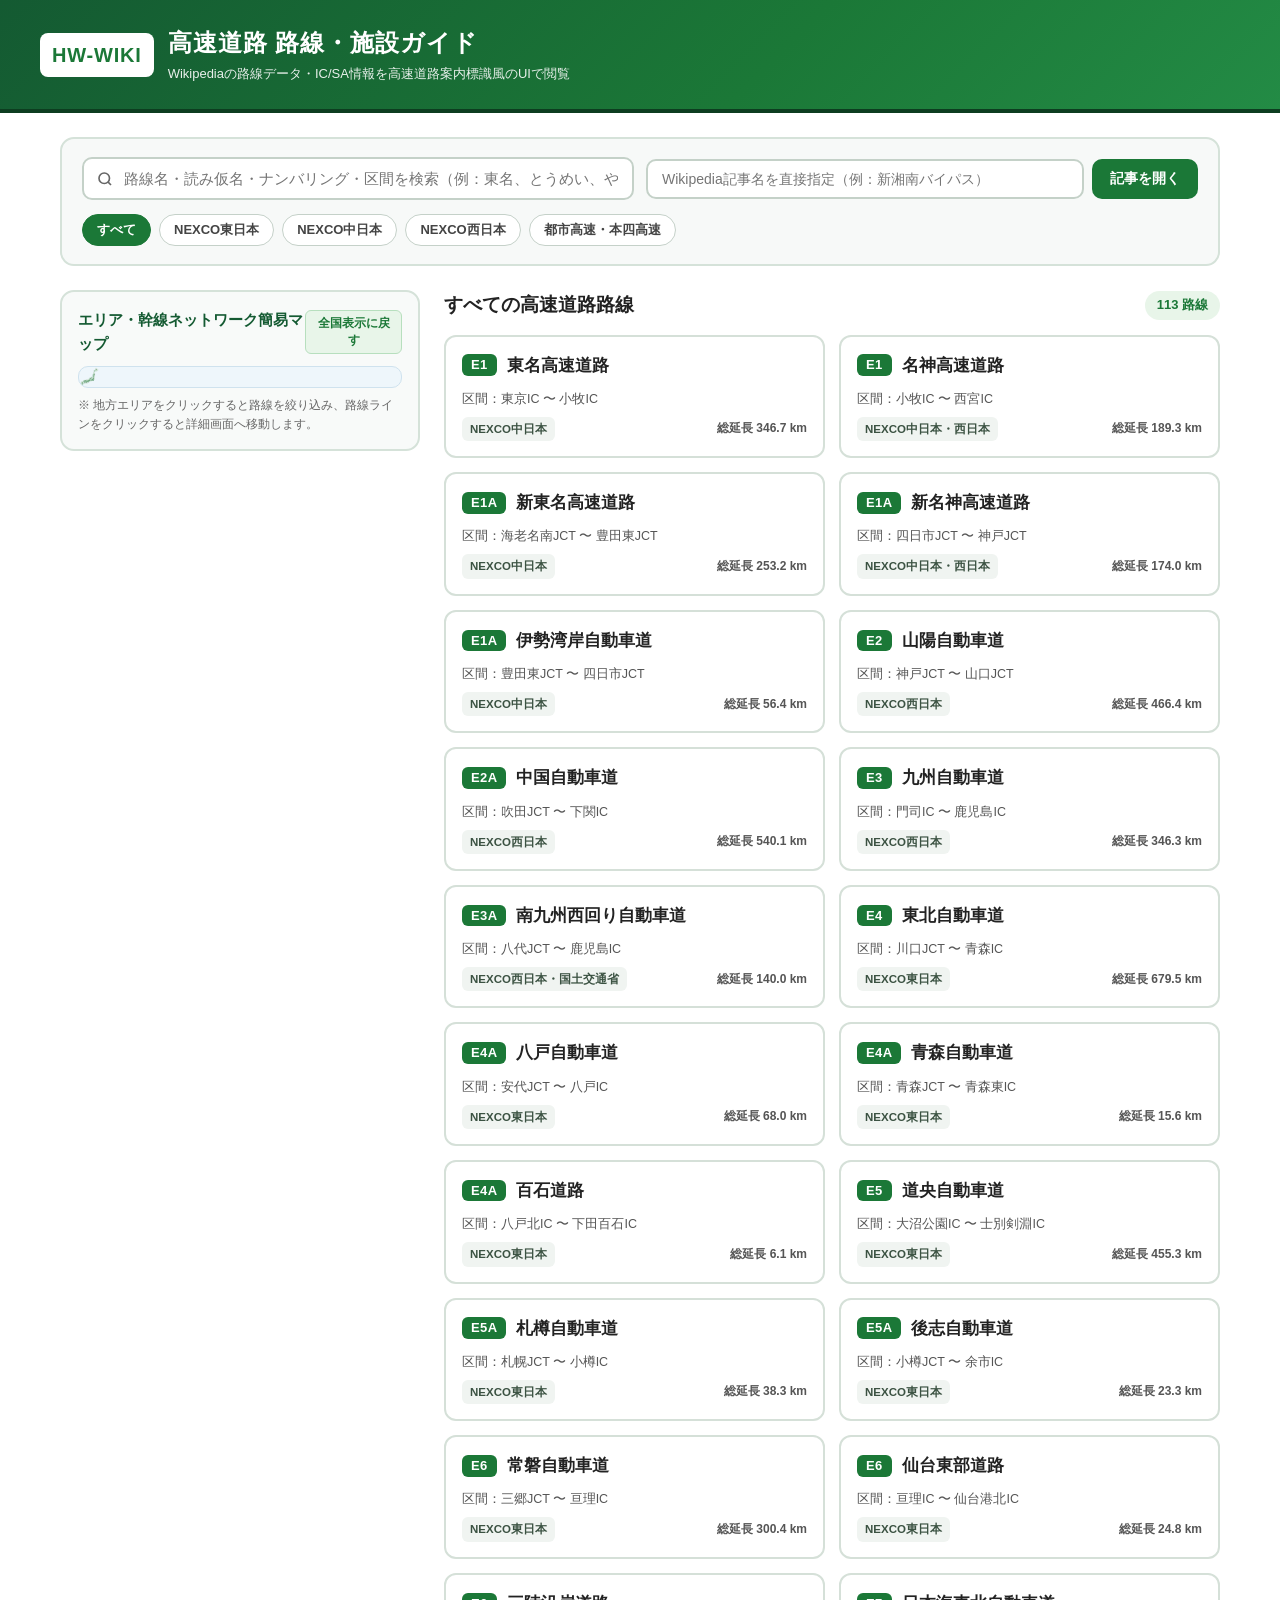
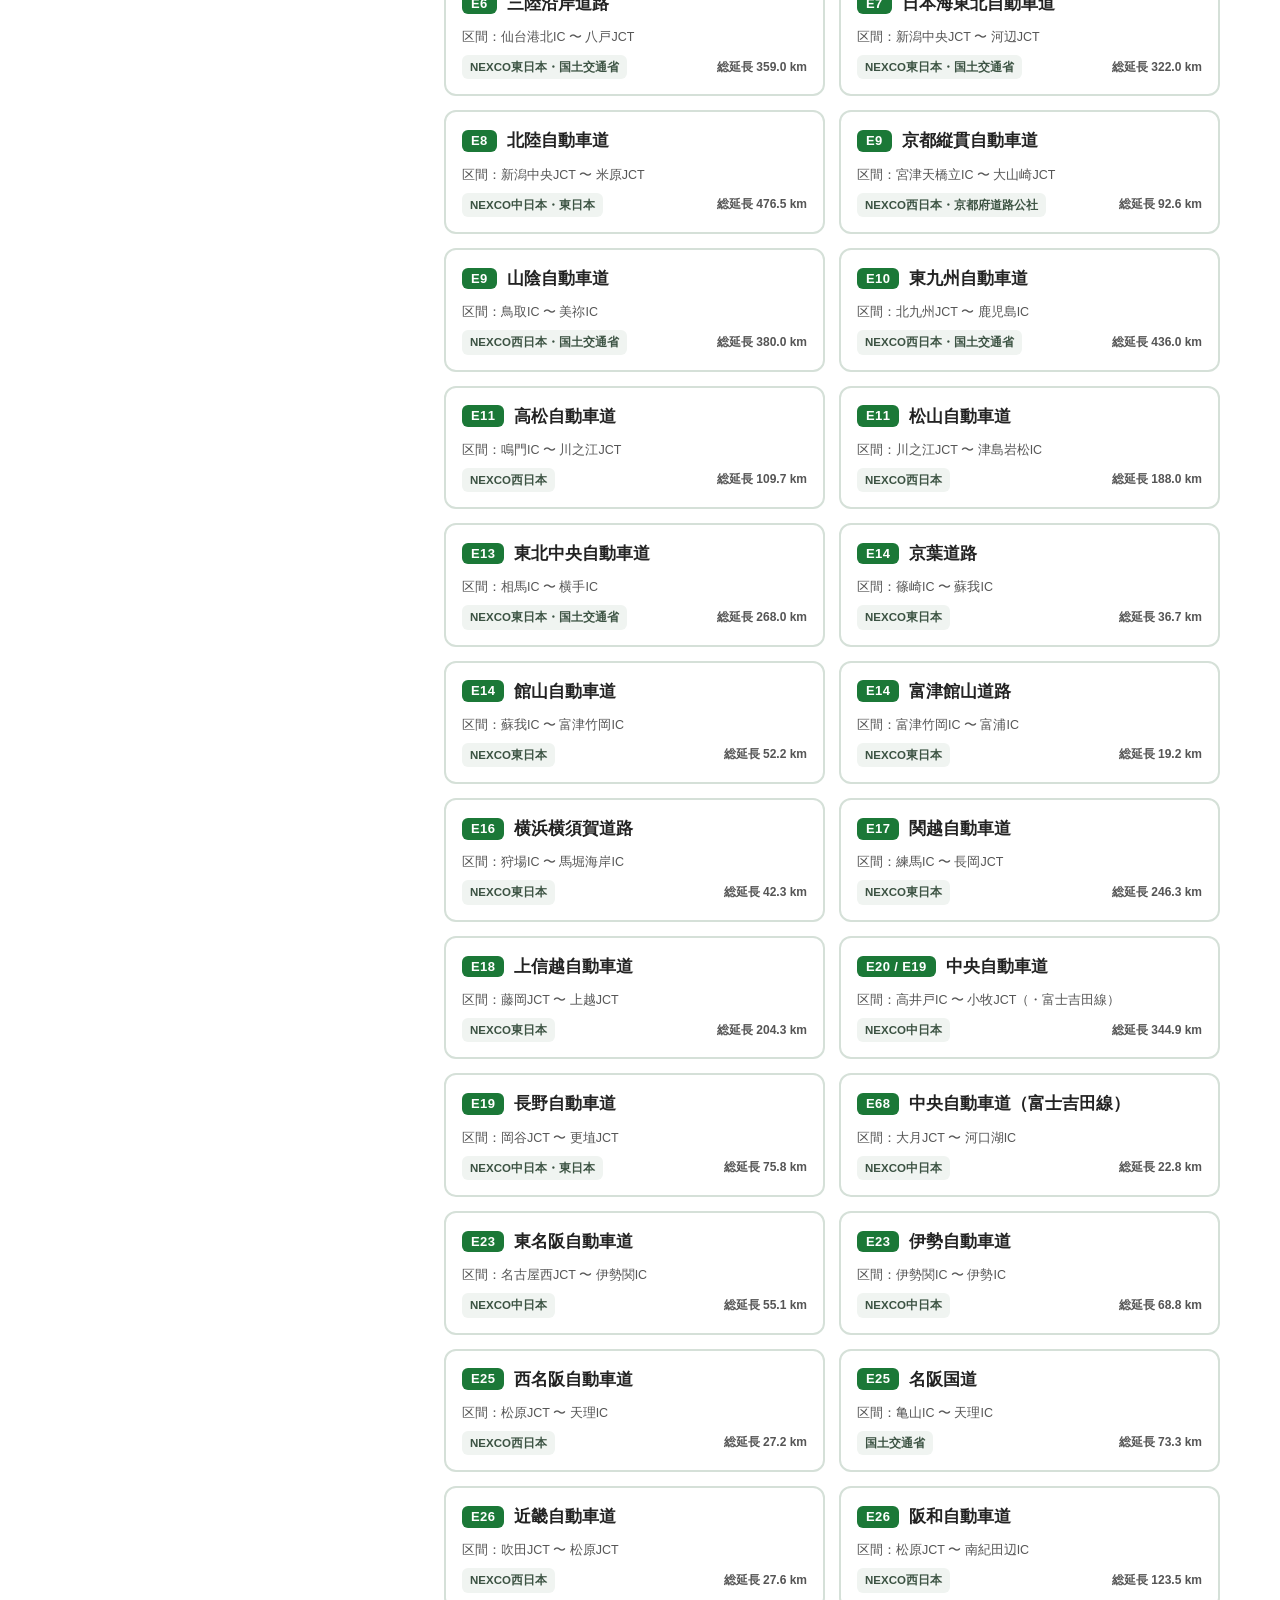
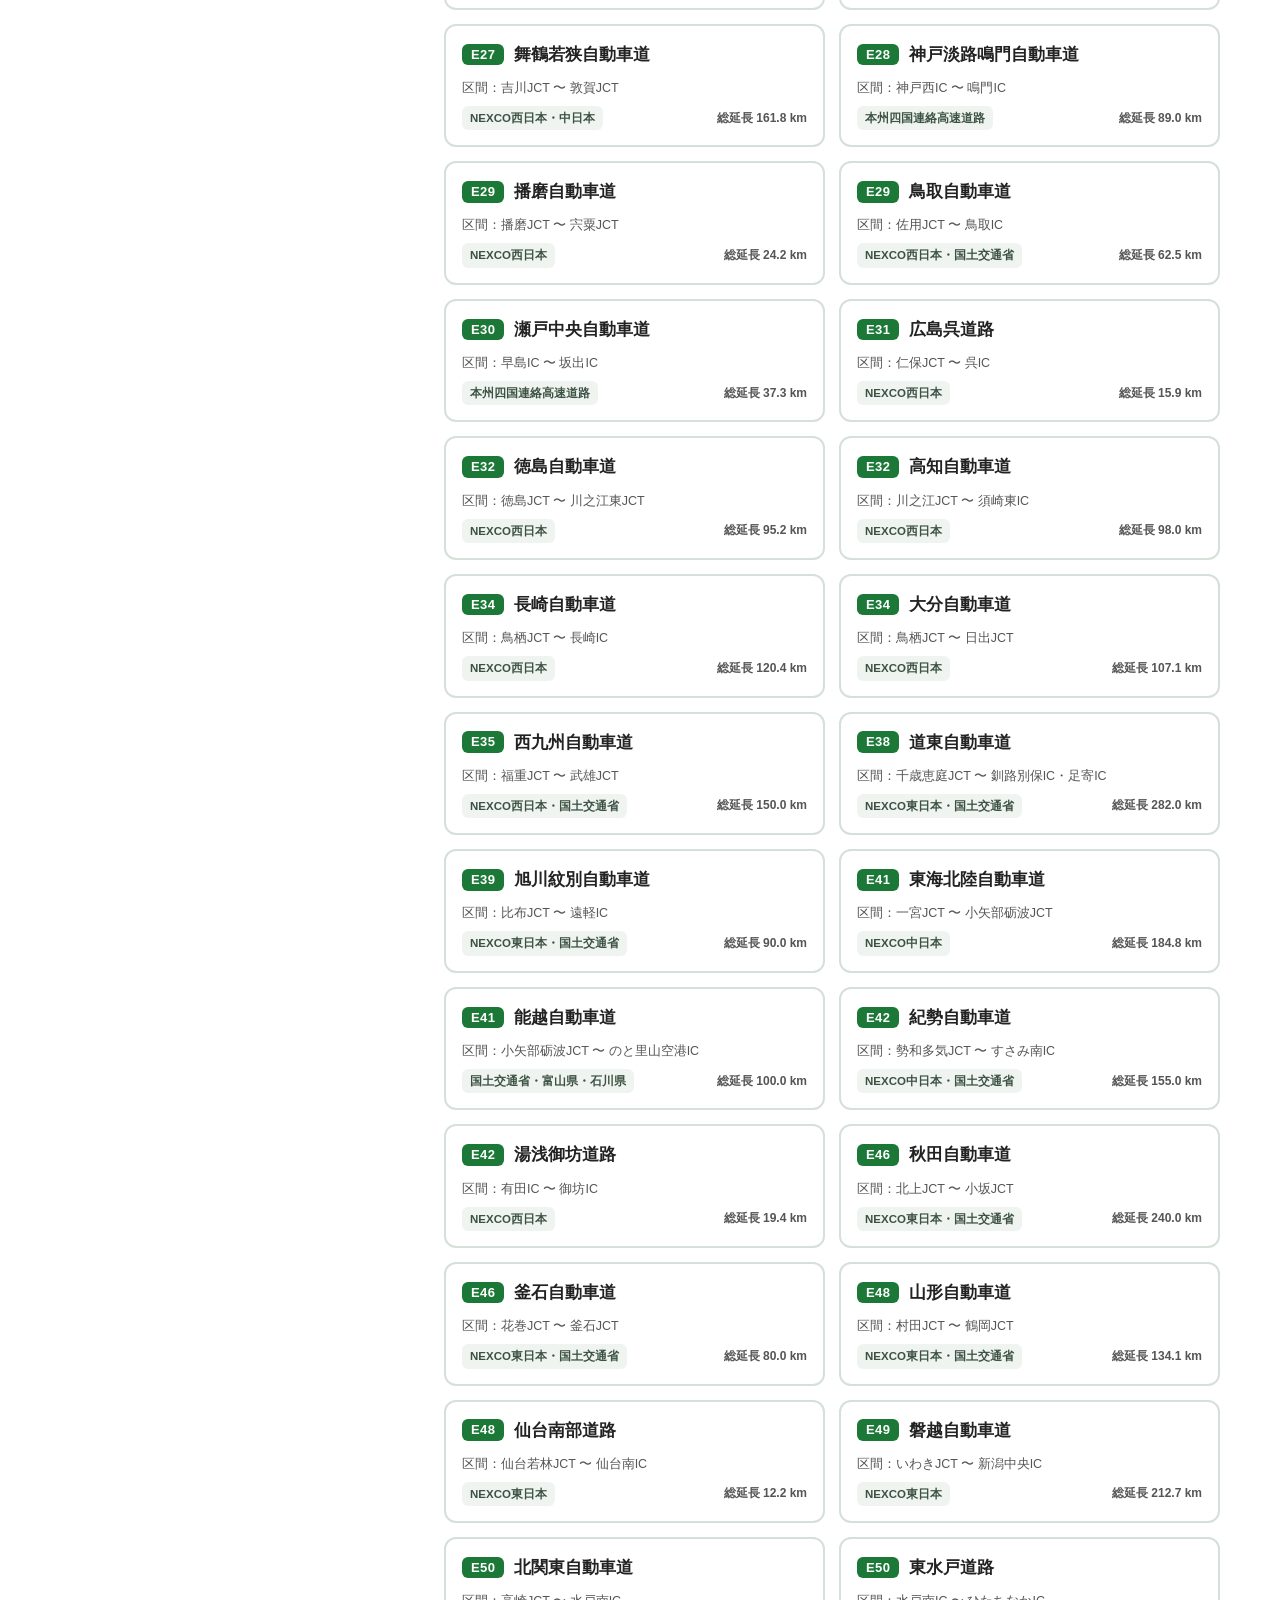
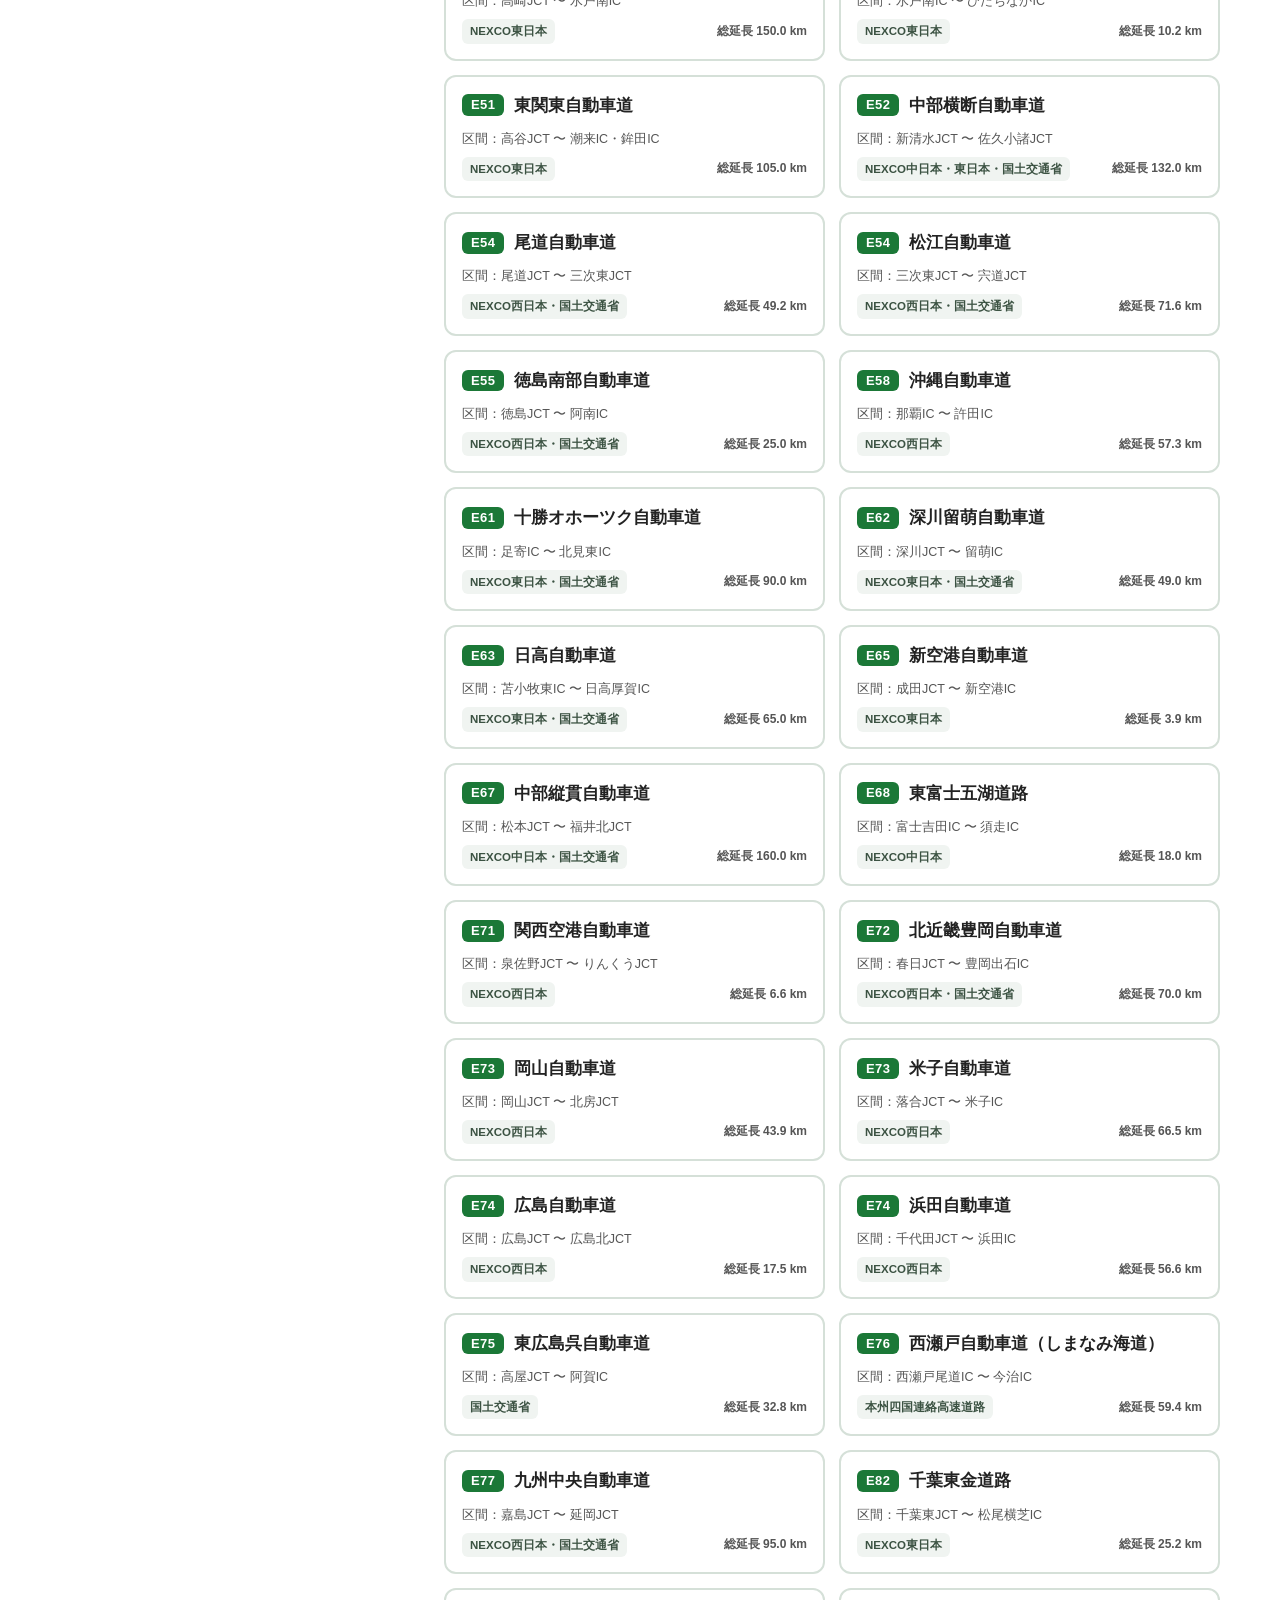
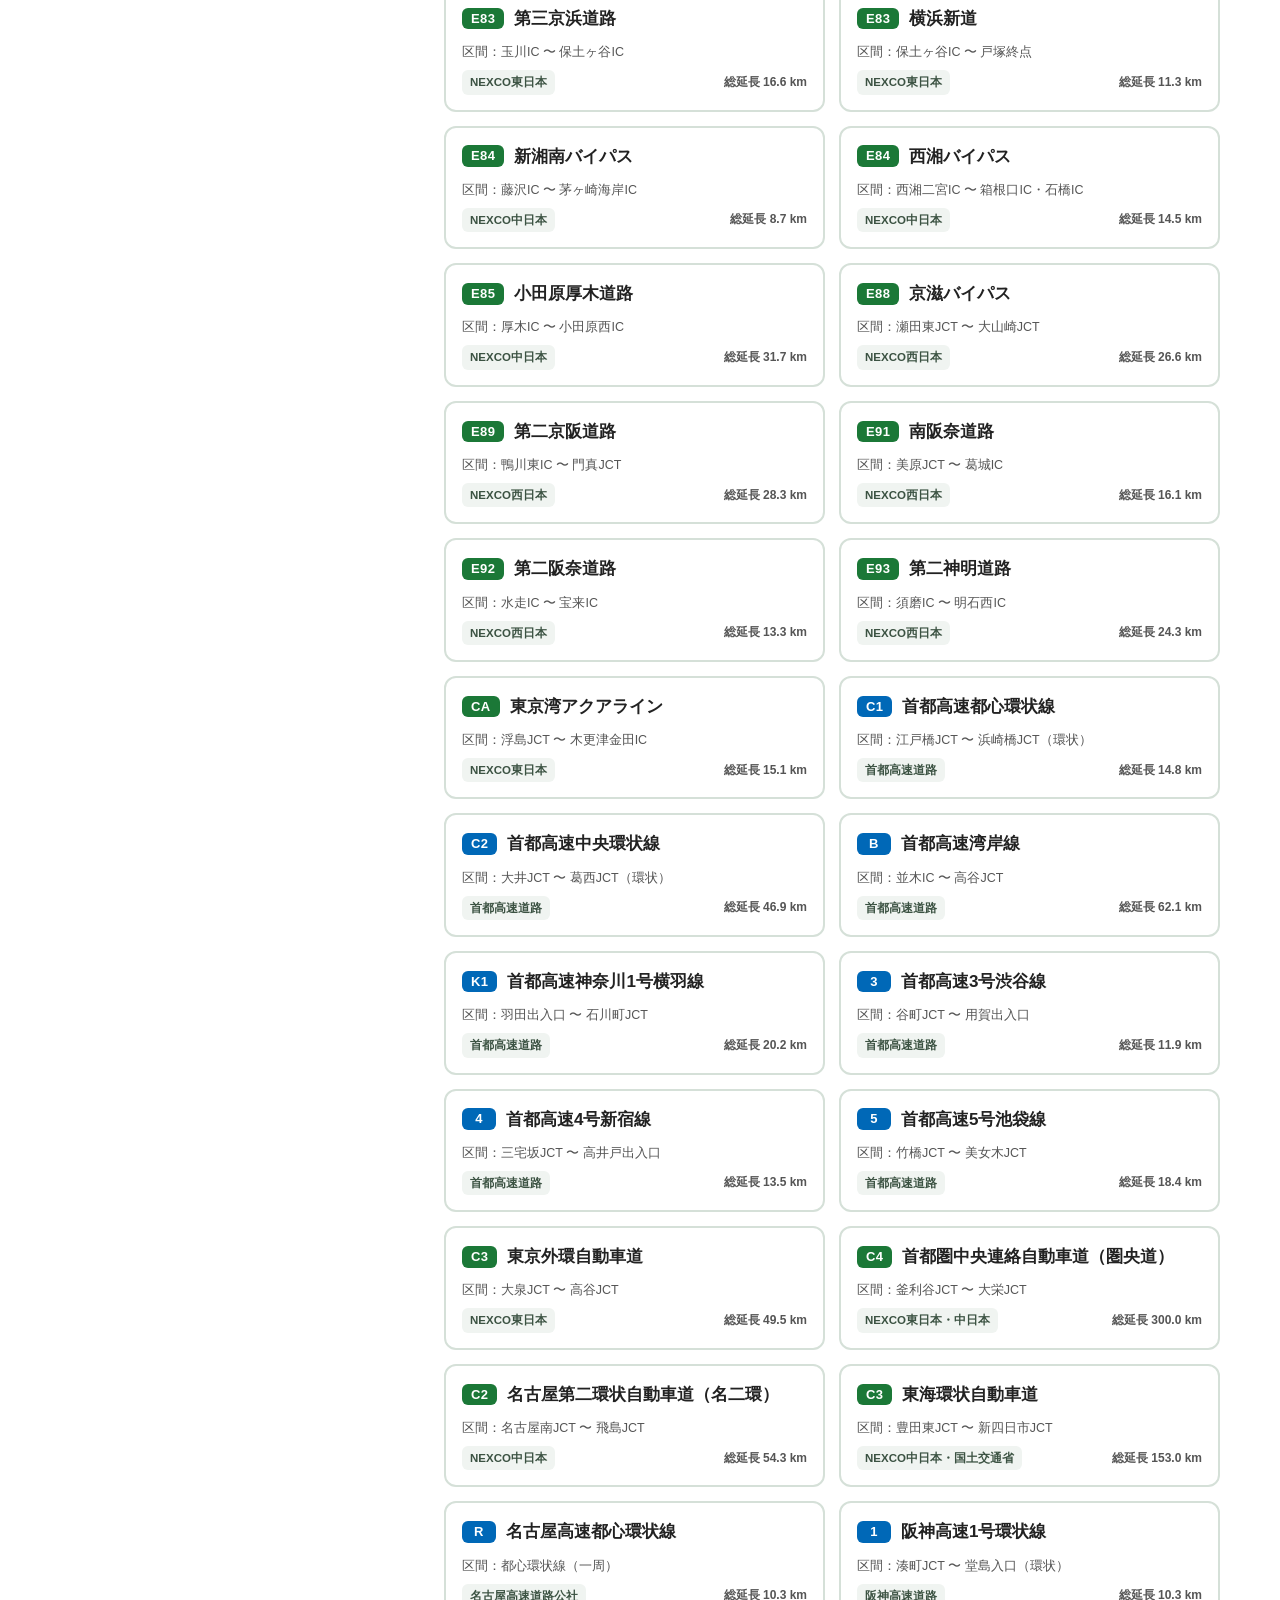
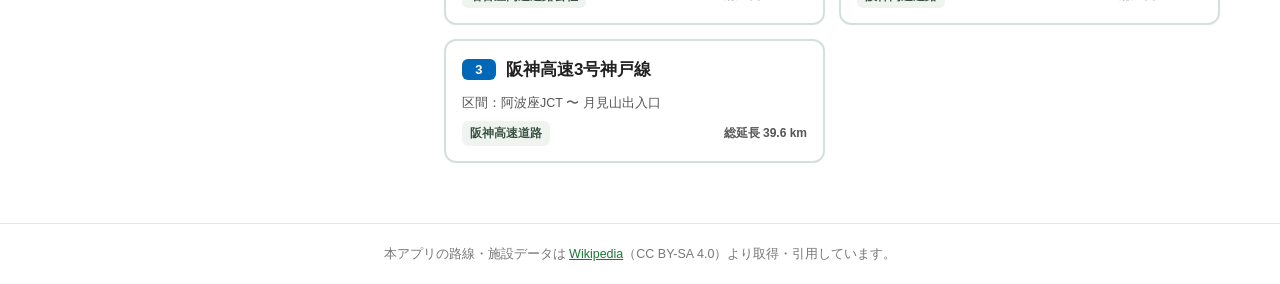
<file: index.html>
<!DOCTYPE html>
<html lang="ja">
<head>
  <meta charset="UTF-8" />
  <meta name="viewport" content="width=device-width, initial-scale=1.0" />
  <title>高速道路Wikipediaガイド - 路線を選ぶ</title>
  <link rel="stylesheet" href="css/common.css" />
  <link rel="stylesheet" href="css/badges.css" />
  <link rel="stylesheet" href="css/pages.css" />
</head>
<body data-page="index">
  <header class="top-header">
    <div class="top-header-inner">
      <div class="top-brand">
        <div class="top-brand-sign">HW-WIKI</div>
        <div>
          <h1>高速道路 路線・施設ガイド</h1>
          <p>Wikipediaの路線データ・IC/SA情報を高速道路案内標識風のUIで閲覧</p>
        </div>
      </div>
    </div>
  </header>

  <main class="top-container">
    <!-- 検索・カスタムWikipedia呼び出しパネル -->
    <section class="search-panel" aria-label="路線検索">
      <div class="search-row">
        <div class="search-input-wrap">
          <svg viewBox="0 0 24 24" fill="none" stroke="currentColor" stroke-width="2.2">
            <circle cx="11" cy="11" r="7"></circle>
            <line x1="20" y1="20" x2="16.2" y2="16.2"></line>
          </svg>
          <input
            type="text"
            id="routeSearchInput"
            class="search-input"
            placeholder="路線名・読み仮名・ナンバリング・区間を検索（例：東名、とうめい、やまがた、E1）"
          />
        </div>

        <form id="directWikiForm" class="direct-wiki-form">
          <input
            type="text"
            id="directWikiInput"
            class="direct-wiki-input"
            placeholder="Wikipedia記事名を直接指定（例：新湘南バイパス）"
          />
          <button type="submit" class="direct-wiki-btn">記事を開く</button>
        </form>
      </div>

      <div class="filter-pills" id="operatorFilters">
        <button type="button" class="filter-pill active" data-operator="all">すべて</button>
        <button type="button" class="filter-pill" data-operator="NEXCO東日本">NEXCO東日本</button>
        <button type="button" class="filter-pill" data-operator="NEXCO中日本">NEXCO中日本</button>
        <button type="button" class="filter-pill" data-operator="NEXCO西日本">NEXCO西日本</button>
        <button type="button" class="filter-pill" data-operator="urban">都市高速・本四高速</button>
      </div>
    </section>

    <!-- 簡易マップ ＋ 路線カード一覧 -->
    <div class="top-main-grid">
      <!-- 左：日本列島・高速道路ネットワーク簡易マップ -->
      <aside class="map-card">
        <div class="map-card-header">
          <span class="map-card-title">エリア・幹線ネットワーク簡易マップ</span>
          <button type="button" id="resetRegionBtn" class="map-reset-btn">全国表示に戻す</button>
        </div>
        <div class="japan-map-wrap" id="japanMapWrap">
          <!-- renderer.js によりインタラクティブSVGマップを描画 -->
        </div>
        <p style="font-size: 11.5px; color: #666; margin-top: 8px;">
          ※ 地方エリアをクリックすると路線を絞り込み、路線ラインをクリックすると詳細画面へ移動します。
        </p>
      </aside>

      <!-- 右：路線カード一覧 -->
      <section>
        <div class="routes-section-header">
          <h2 class="routes-section-title" id="routesListHeading">すべての高速道路路線</h2>
          <span class="routes-count-badge" id="routesCountBadge">0 路線</span>
        </div>
        <div class="routes-grid" id="routesGrid">
          <!-- app.js により路線カードを生成 -->
        </div>
      </section>
    </div>
  </main>

  <footer style="text-align: center; padding: 20px; font-size: 12.5px; color: #777; border-top: 1px solid #e5e5e5;">
    本アプリの路線・施設データは <a href="https://ja.wikipedia.org/" target="_blank" rel="noopener noreferrer" style="text-decoration: underline; color: #1b7837;">Wikipedia</a>（CC BY-SA 4.0）より取得・引用しています。
  </footer>

  <script src="js/api.js"></script>
  <script src="js/parser.js"></script>
  <script src="js/renderer.js"></script>
  <script src="js/app.js"></script>
</body>
</html>
</file>
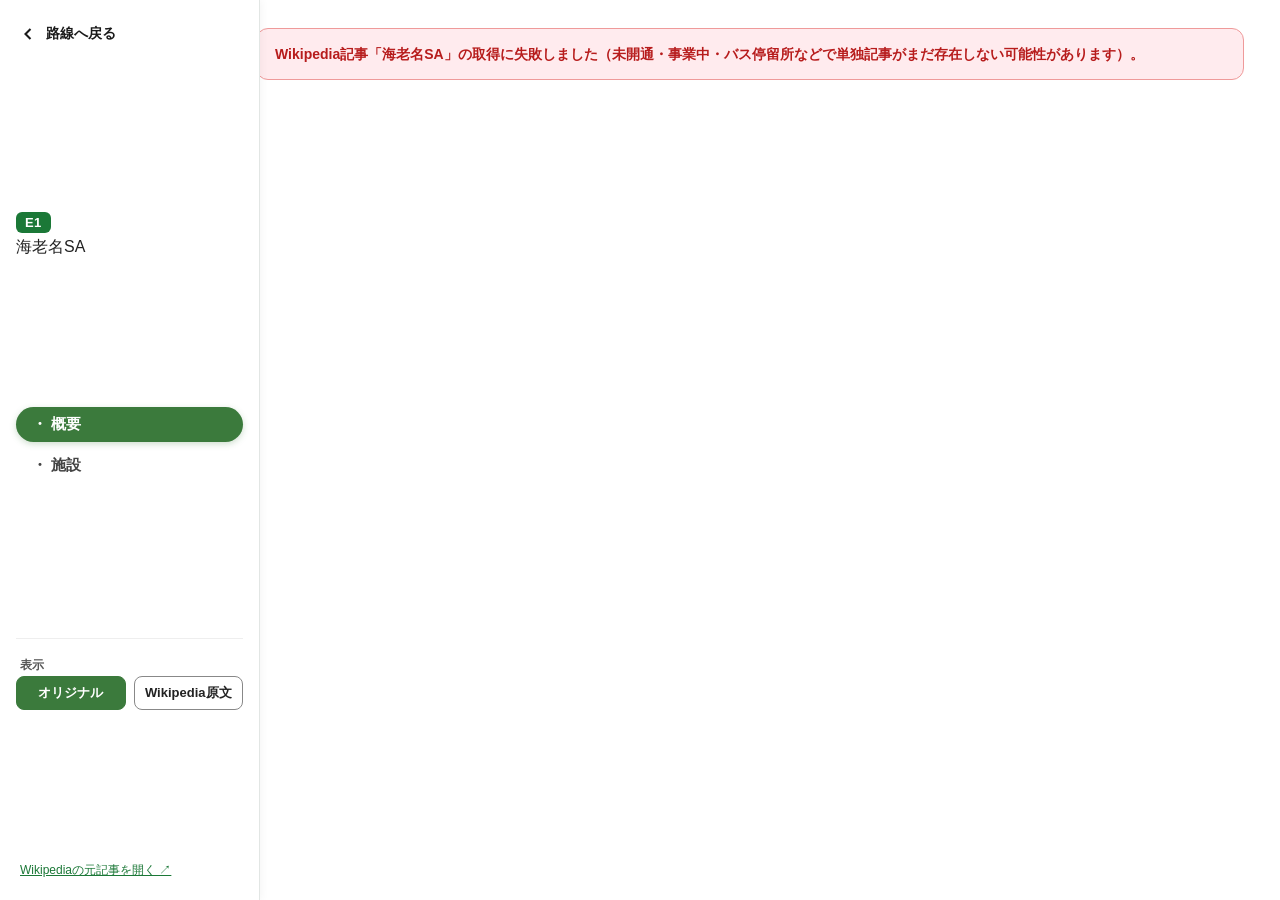
<file: facility.html>
<!DOCTYPE html>
<html lang="ja">
<head>
  <meta charset="UTF-8" />
  <meta name="viewport" content="width=device-width, initial-scale=1.0" />
  <title>施設詳細 - 高速道路Wikipediaガイド</title>
  <link rel="stylesheet" href="css/common.css" />
  <link rel="stylesheet" href="css/badges.css" />
  <link rel="stylesheet" href="css/pages.css" />
</head>
<body data-page="facility">
  <div class="app-shell">
    <!-- 左固定サイドバー -->
    <aside class="sidebar">
      <button type="button" id="backToRouteBtn" class="back-btn" title="路線一覧へ戻る">
        <svg viewBox="0 0 24 24" fill="none" stroke="currentColor" stroke-width="2.5">
          <polyline points="15 18 9 12 15 6"></polyline>
        </svg>
        <span>路線へ戻る</span>
      </button>

      <!-- 高速道路 施設タイトルプレート -->
      <div class="route-sign-plate">
        <div class="route-sign-top">
          <span class="route-num-badge" id="facilityRouteNum">E1</span>
        </div>
        <div class="route-sign-name" id="facilityTitleName">読み込み中...</div>
      </div>

      <!-- 表示セクション（クリックで該当位置へスクロール） -->
      <nav class="sidebar-nav" aria-label="表示切替">
        <button type="button" class="nav-item active" data-tab="overview">概要</button>
        <button type="button" class="nav-item" data-tab="detail" id="facilityDetailTabBtn">施設</button>
      </nav>

      <!-- 表示モード切替 -->
      <div class="display-mode-box">
        <span class="display-mode-label">表示</span>
        <div class="display-mode-buttons">
          <button type="button" class="mode-btn active" data-mode="original">オリジナル</button>
          <button type="button" class="mode-btn" data-mode="raw">Wikipedia原文</button>
        </div>
      </div>

      <div class="sidebar-footer">
        <a id="wikiFacilitySourceLink" href="https://ja.wikipedia.org/" target="_blank" rel="noopener noreferrer">
          Wikipediaの元記事を開く ↗
        </a>
      </div>
    </aside>

    <!-- 右メインコンテンツ -->
    <main class="main-content" id="facilityMainContent">
      <div class="loading-box">
        <div class="spinner"></div>
        <p>Wikipediaから施設データを取得しています...</p>
      </div>
    </main>
  </div>

  <script src="js/api.js"></script>
  <script src="js/parser.js"></script>
  <script src="js/renderer.js"></script>
  <script src="js/app.js"></script>
</body>
</html>
</file>
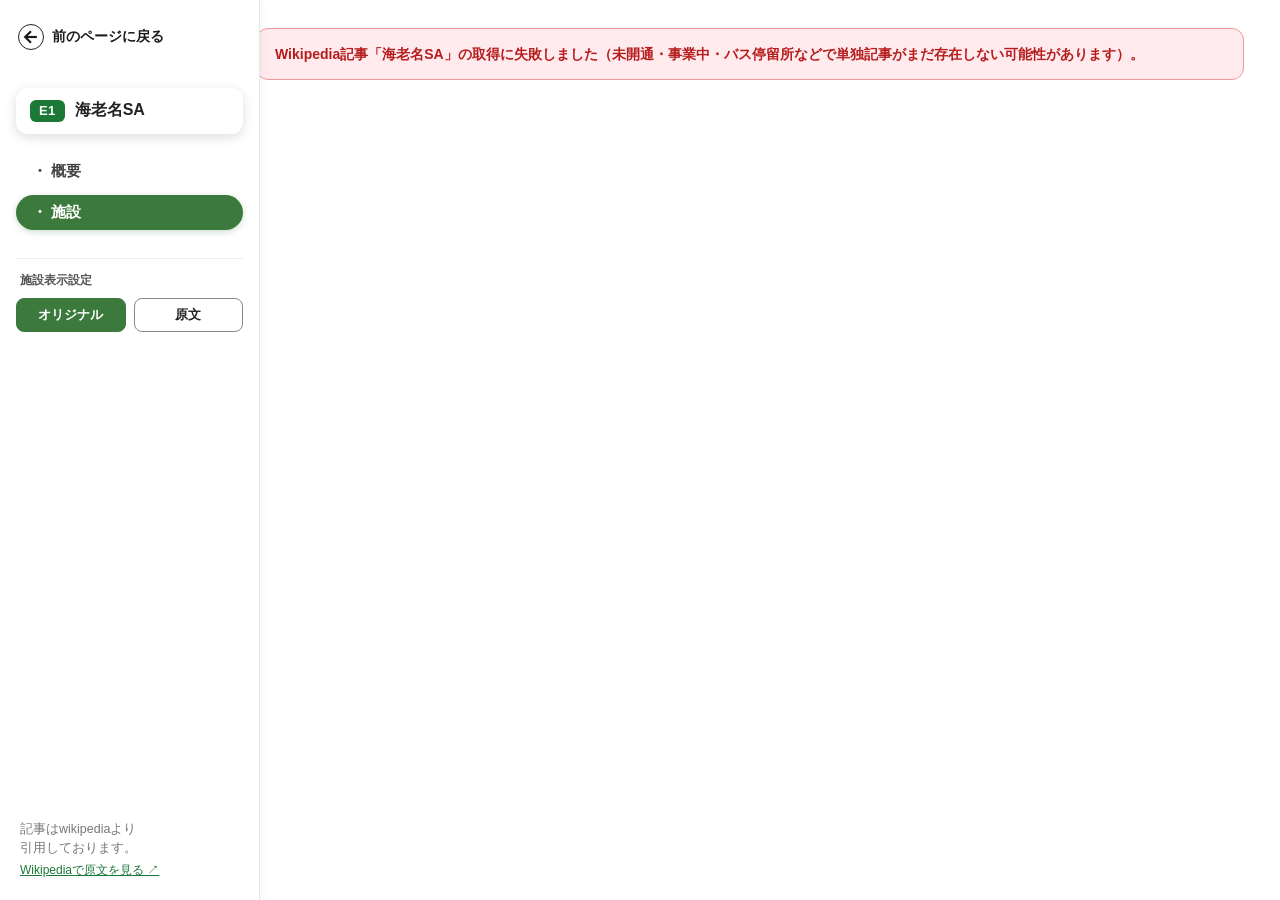
<file: highway-wiki-app_facility.html>
<!DOCTYPE html>
<html lang="ja">
<head>
  <meta charset="UTF-8" />
  <meta name="viewport" content="width=device-width, initial-scale=1.0" />
  <title>施設詳細 - 高速道路Wikipediaガイド</title>
  <link rel="stylesheet" href="css/common.css" />
  <link rel="stylesheet" href="css/badges.css" />
  <link rel="stylesheet" href="css/pages.css" />
</head>
<body data-page="facility">
  <div class="app-layout">
    <!-- 左サイドバー（共有画像3準拠） -->
    <aside class="sidebar">
      <div class="sidebar-top">
        <button type="button" id="backToRouteBtn" class="back-btn">
          <span class="back-btn-circle">
            <svg width="14" height="14" viewBox="0 0 24 24" fill="none" stroke="currentColor" stroke-width="2.6">
              <line x1="19" y1="12" x2="5" y2="12"></line>
              <polyline points="12 19 5 12 12 5"></polyline>
            </svg>
          </span>
          <span>前のページに戻る</span>
        </button>

        <div class="title-plate" id="facilityTitlePlate">
          <span class="route-num-badge" id="facilityRouteNum">E1</span>
          <span class="title-plate-name" id="facilityTitleName">海老名SA</span>
        </div>

        <nav class="sidebar-nav" aria-label="施設メニュー">
          <button type="button" class="nav-item" data-tab="overview">概要</button>
          <button type="button" class="nav-item active" data-tab="detail" id="facilityDetailTabBtn">施設</button>
        </nav>

        <div class="display-mode-box">
          <div class="display-mode-label">施設表示設定</div>
          <div class="display-mode-buttons">
            <button type="button" class="mode-btn active" data-mode="original">オリジナル</button>
            <button type="button" class="mode-btn" data-mode="raw">原文</button>
          </div>
        </div>
      </div>

      <div class="sidebar-footer">
        記事はwikipediaより<br />引用しております。
        <br />
        <a id="wikiFacilitySourceLink" href="https://ja.wikipedia.org/" target="_blank" rel="noopener noreferrer">Wikipediaで原文を見る ↗</a>
      </div>
    </aside>

    <!-- 右側メインエリア -->
    <main class="main-content" id="facilityMainContent">
      <div class="loading-box">
        <div class="spinner"></div>
        <div>Wikipediaから施設情報を読み込んでいます...</div>
      </div>
    </main>
  </div>

  <script src="js/api.js"></script>
  <script src="js/parser.js"></script>
  <script src="js/renderer.js"></script>
  <script src="js/app.js"></script>
</body>
</html>
</file>
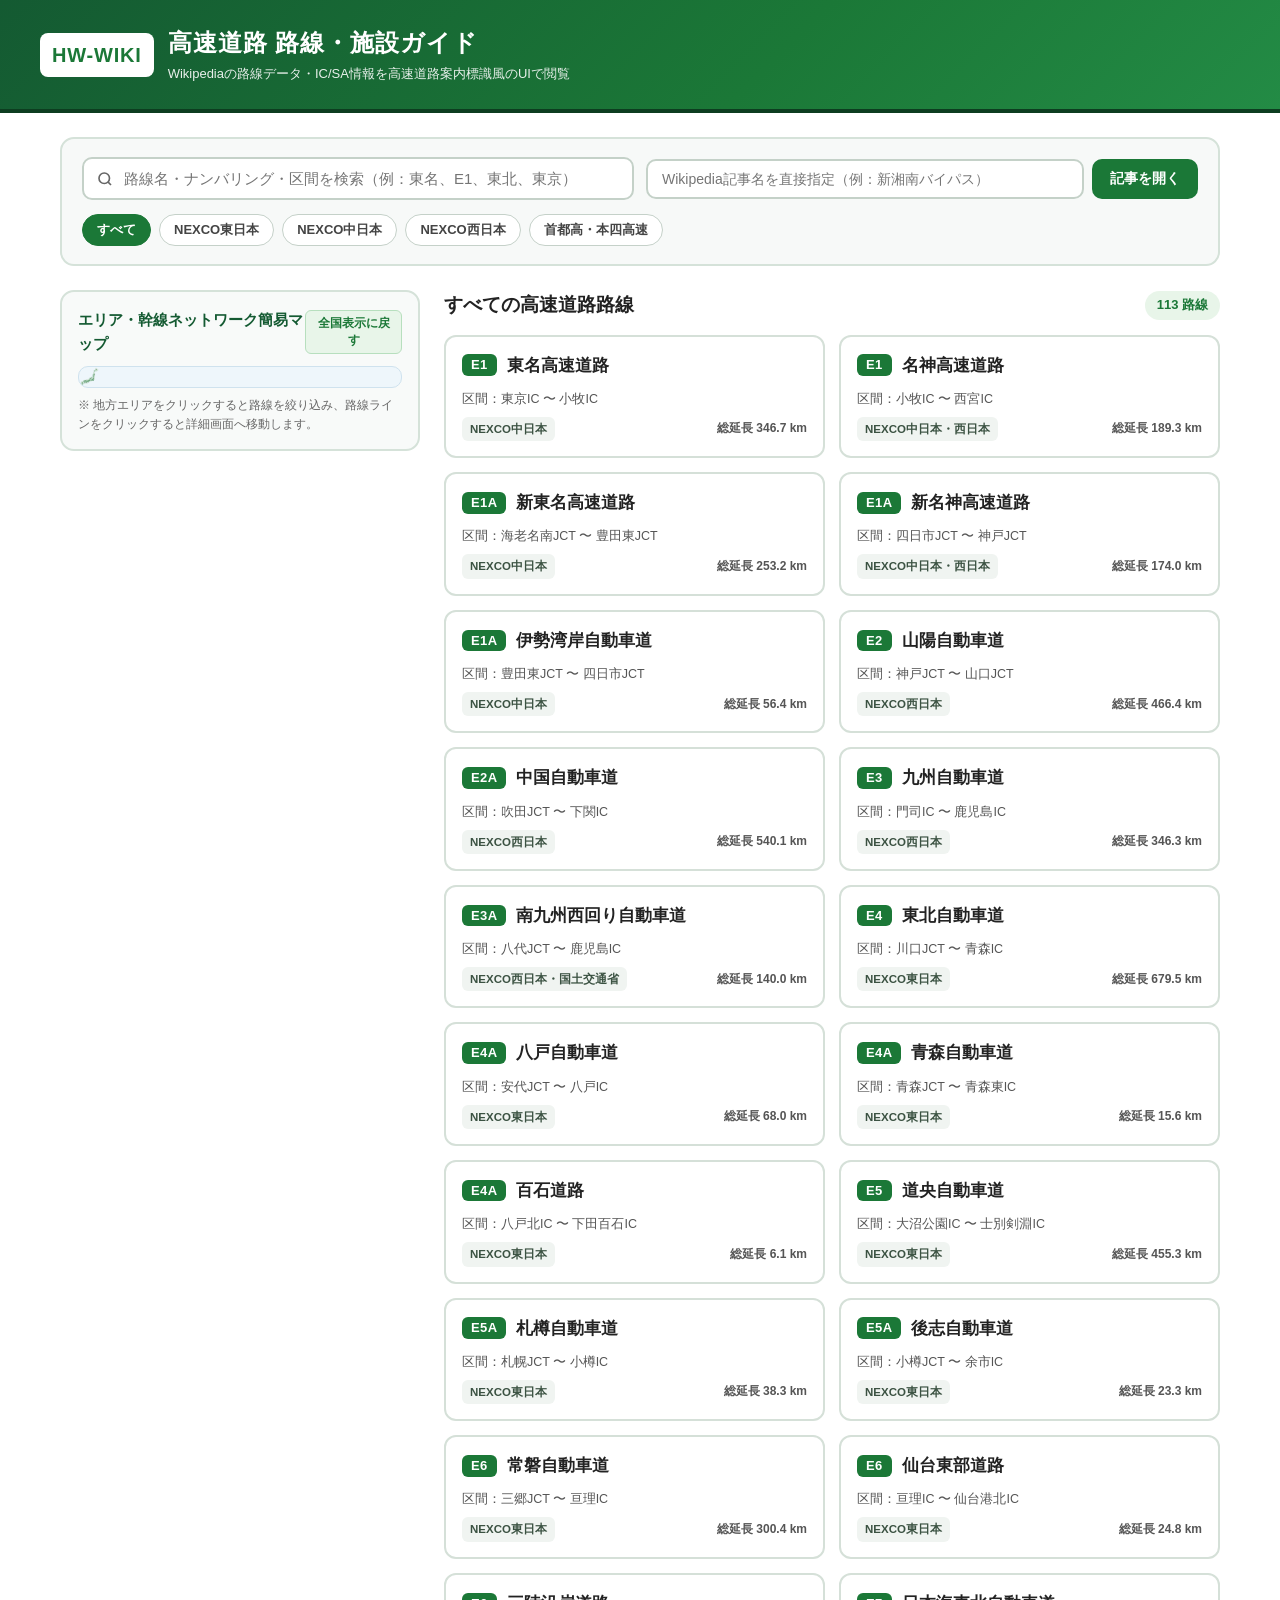
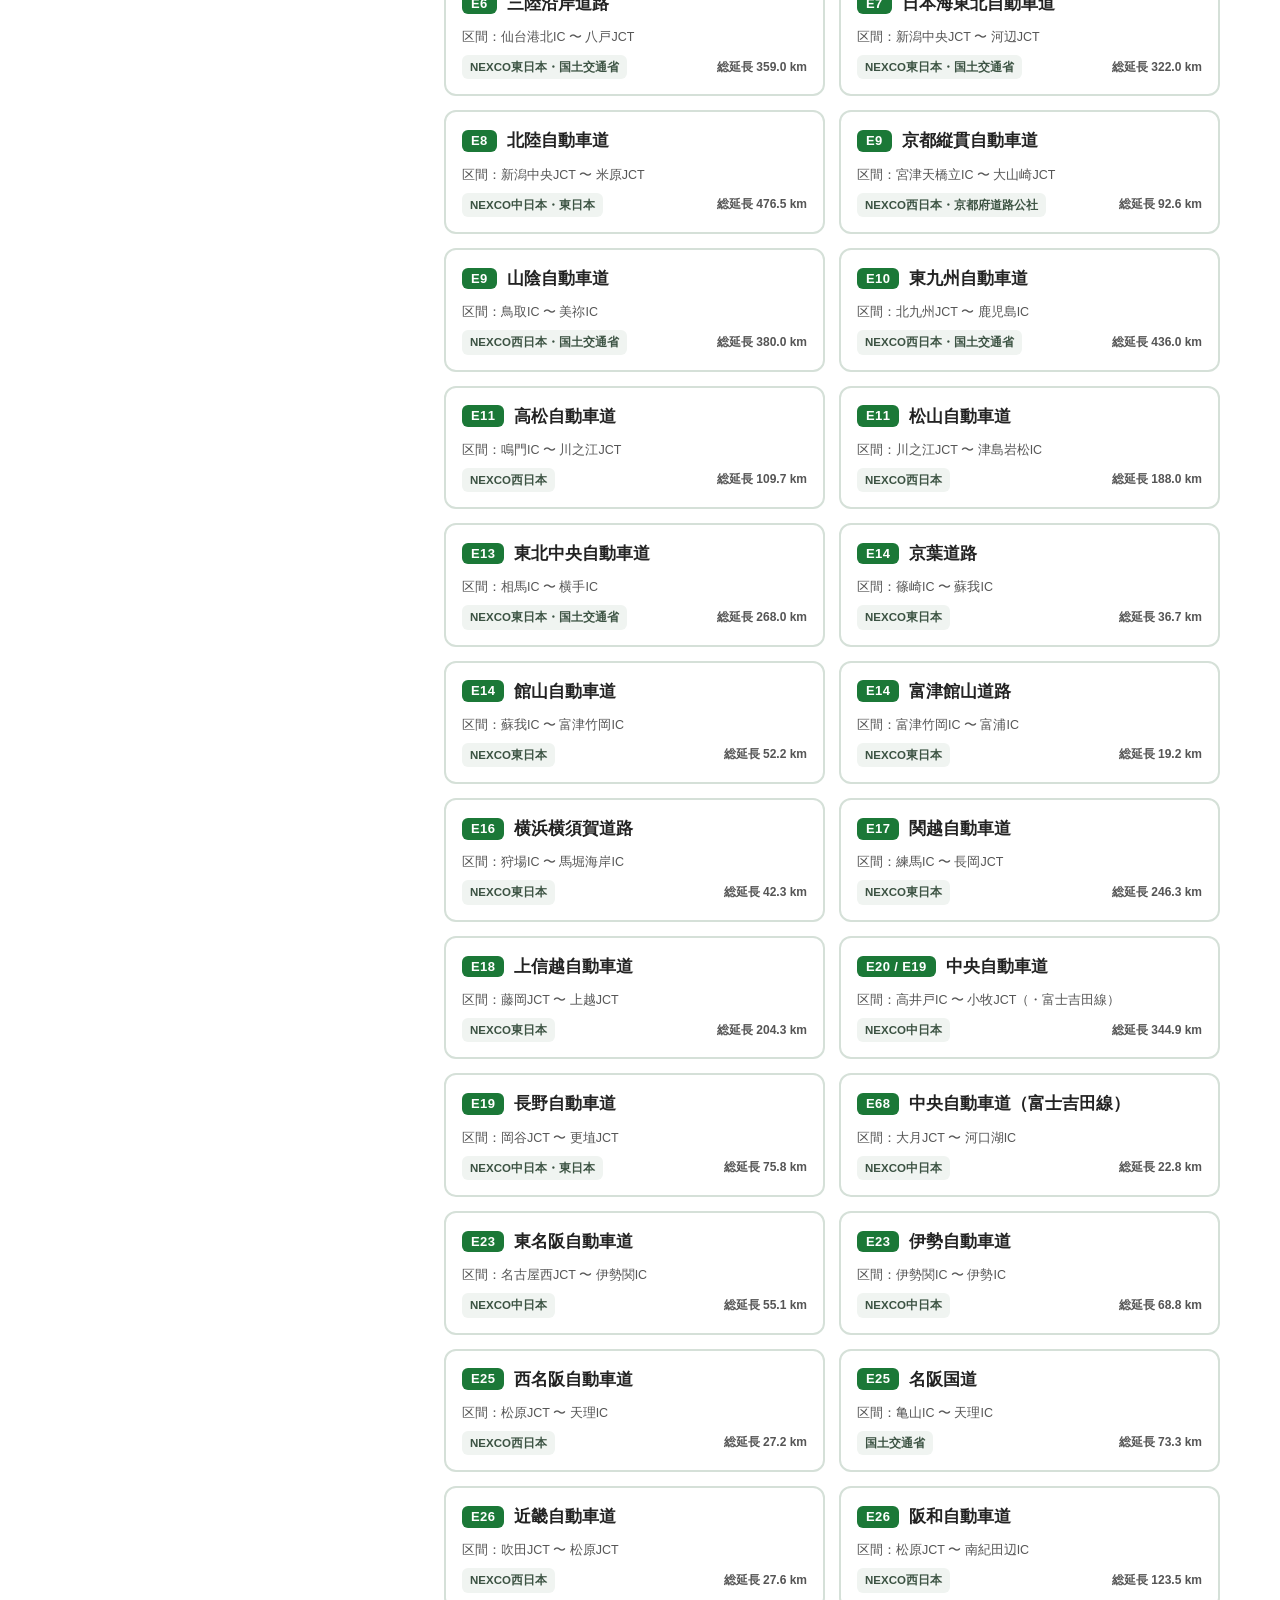
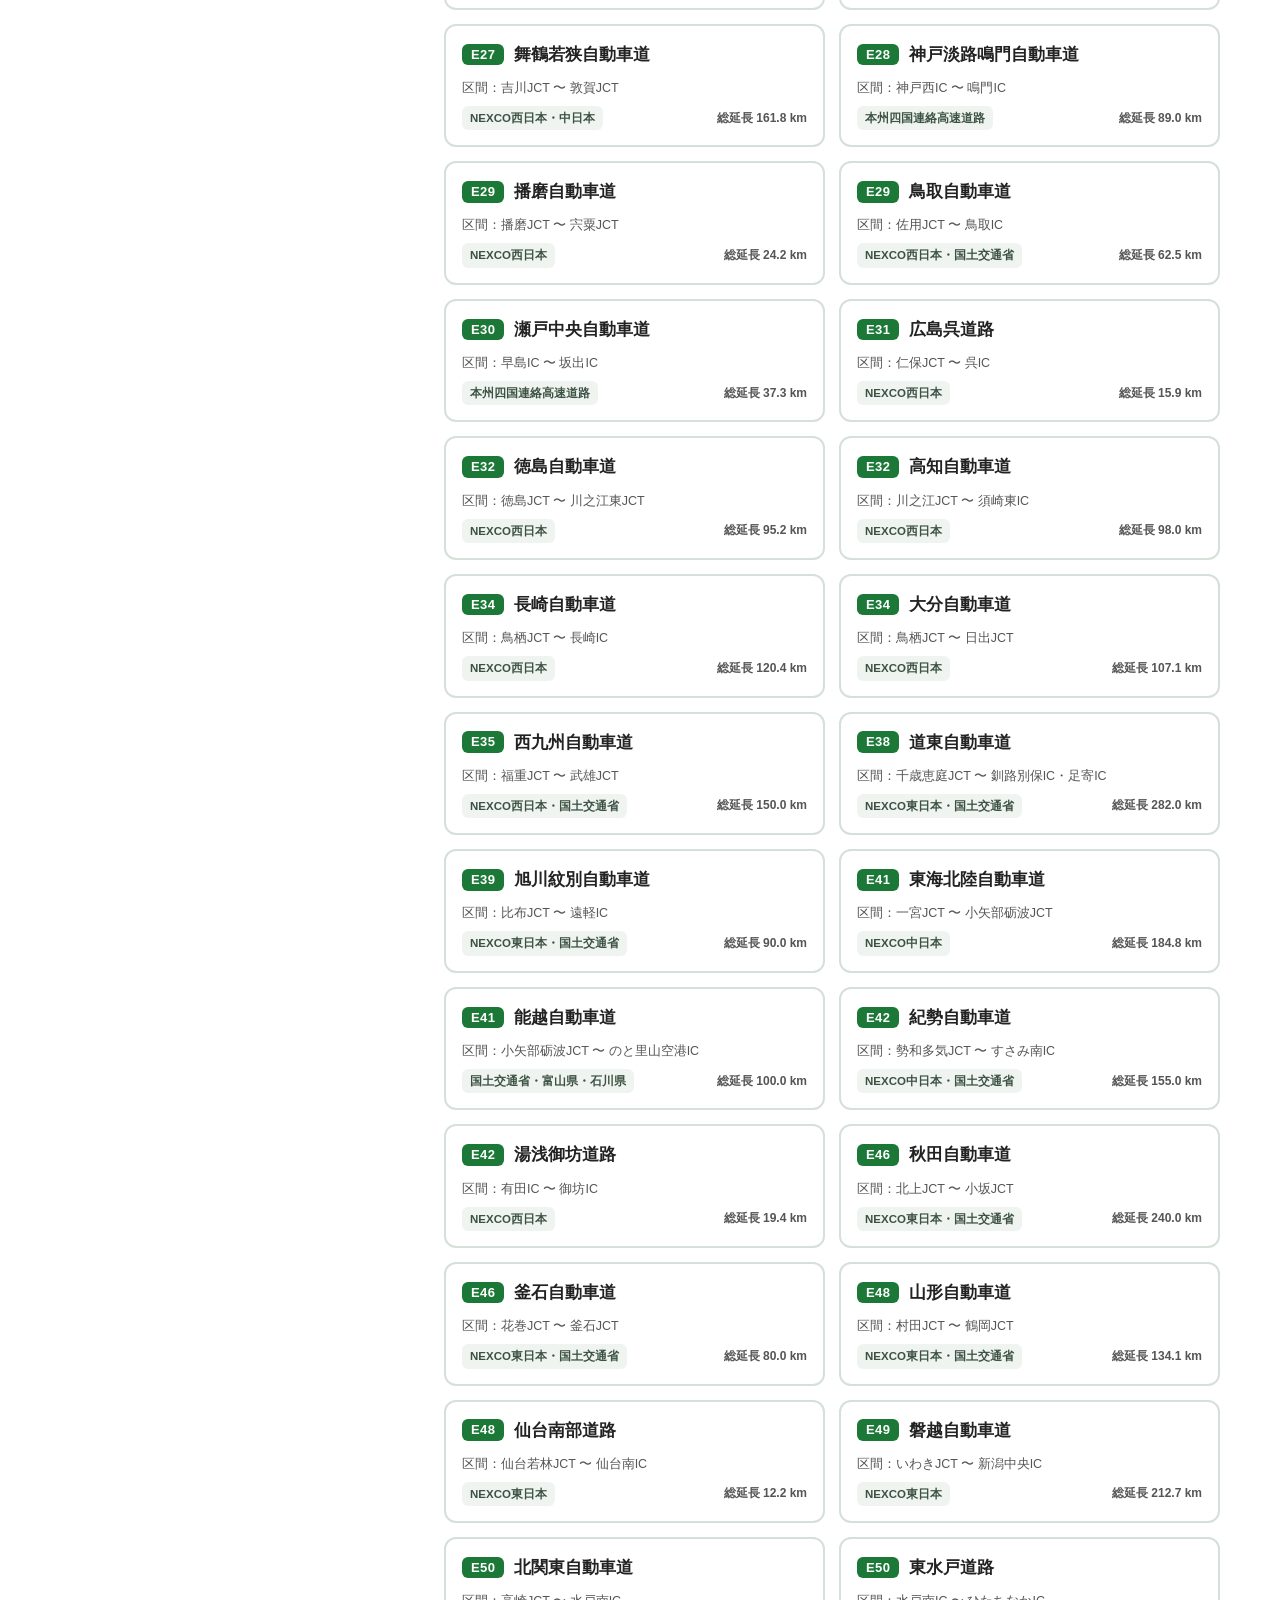
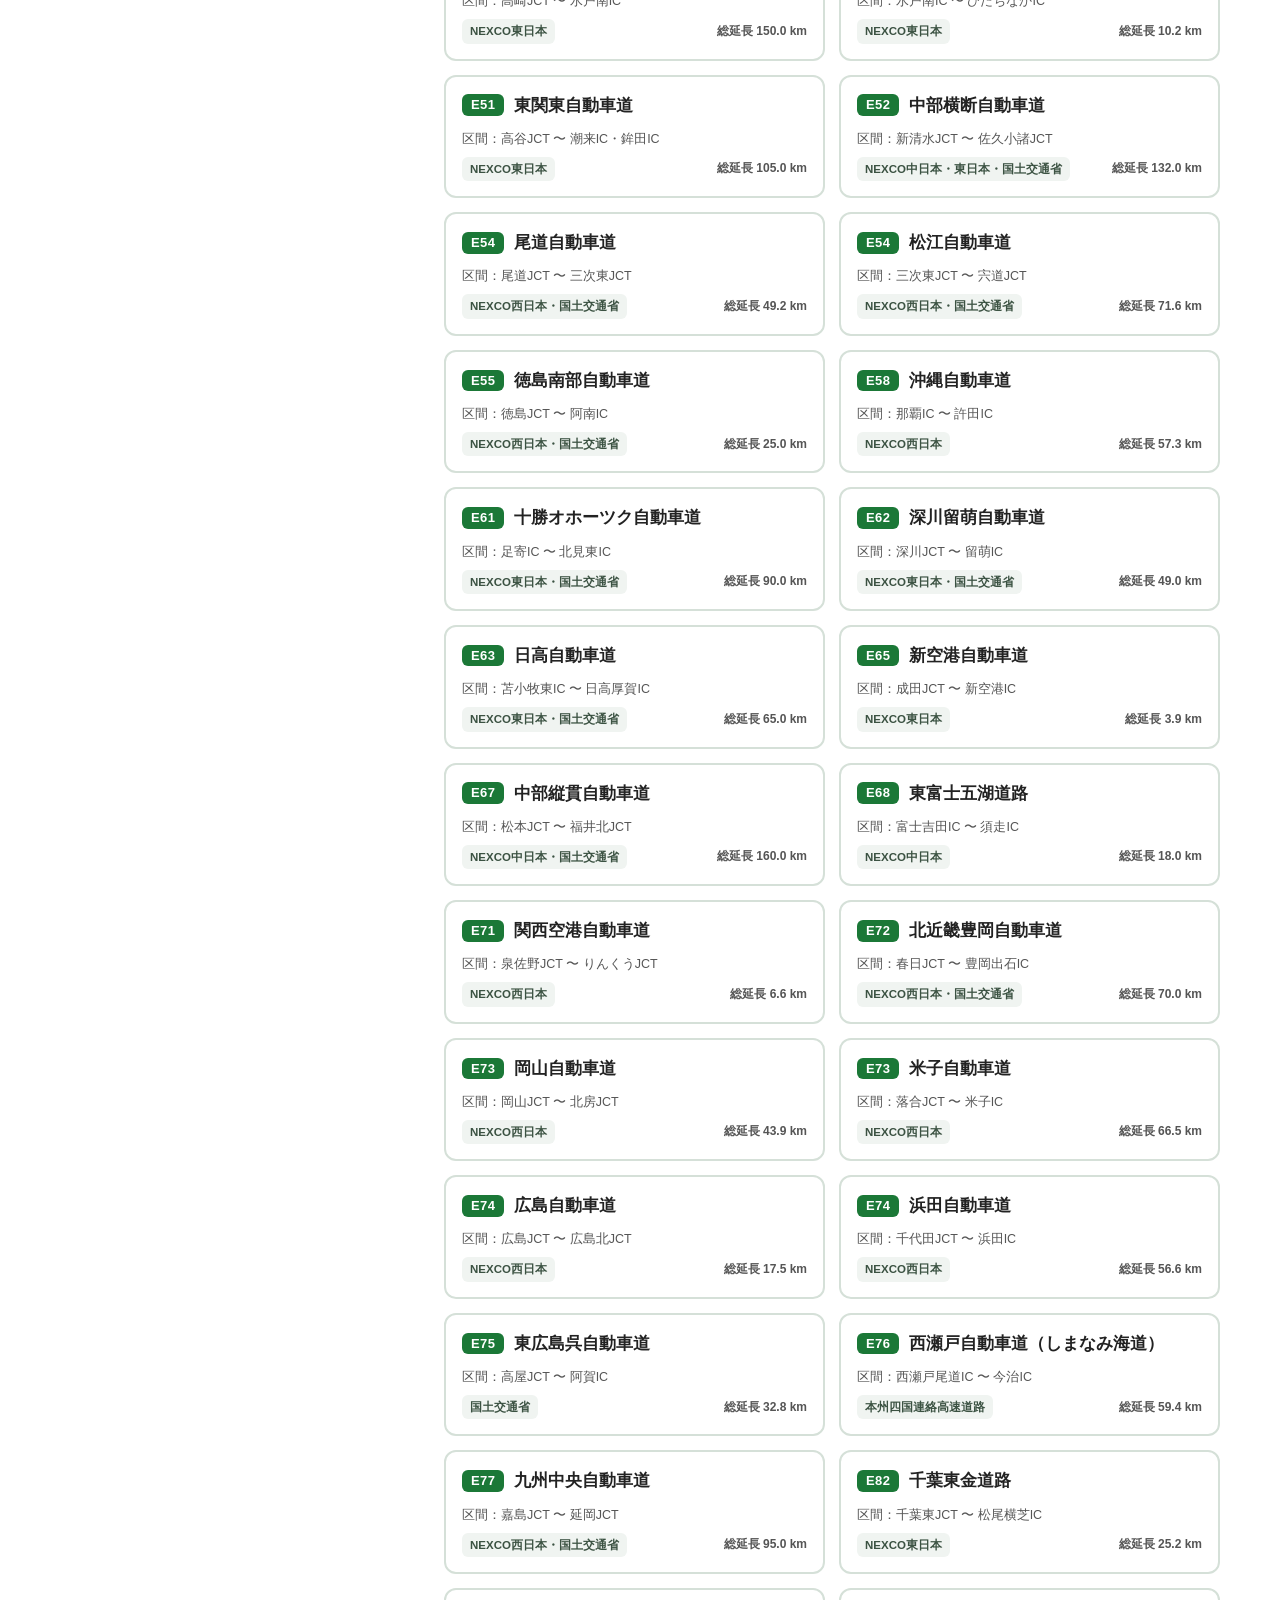
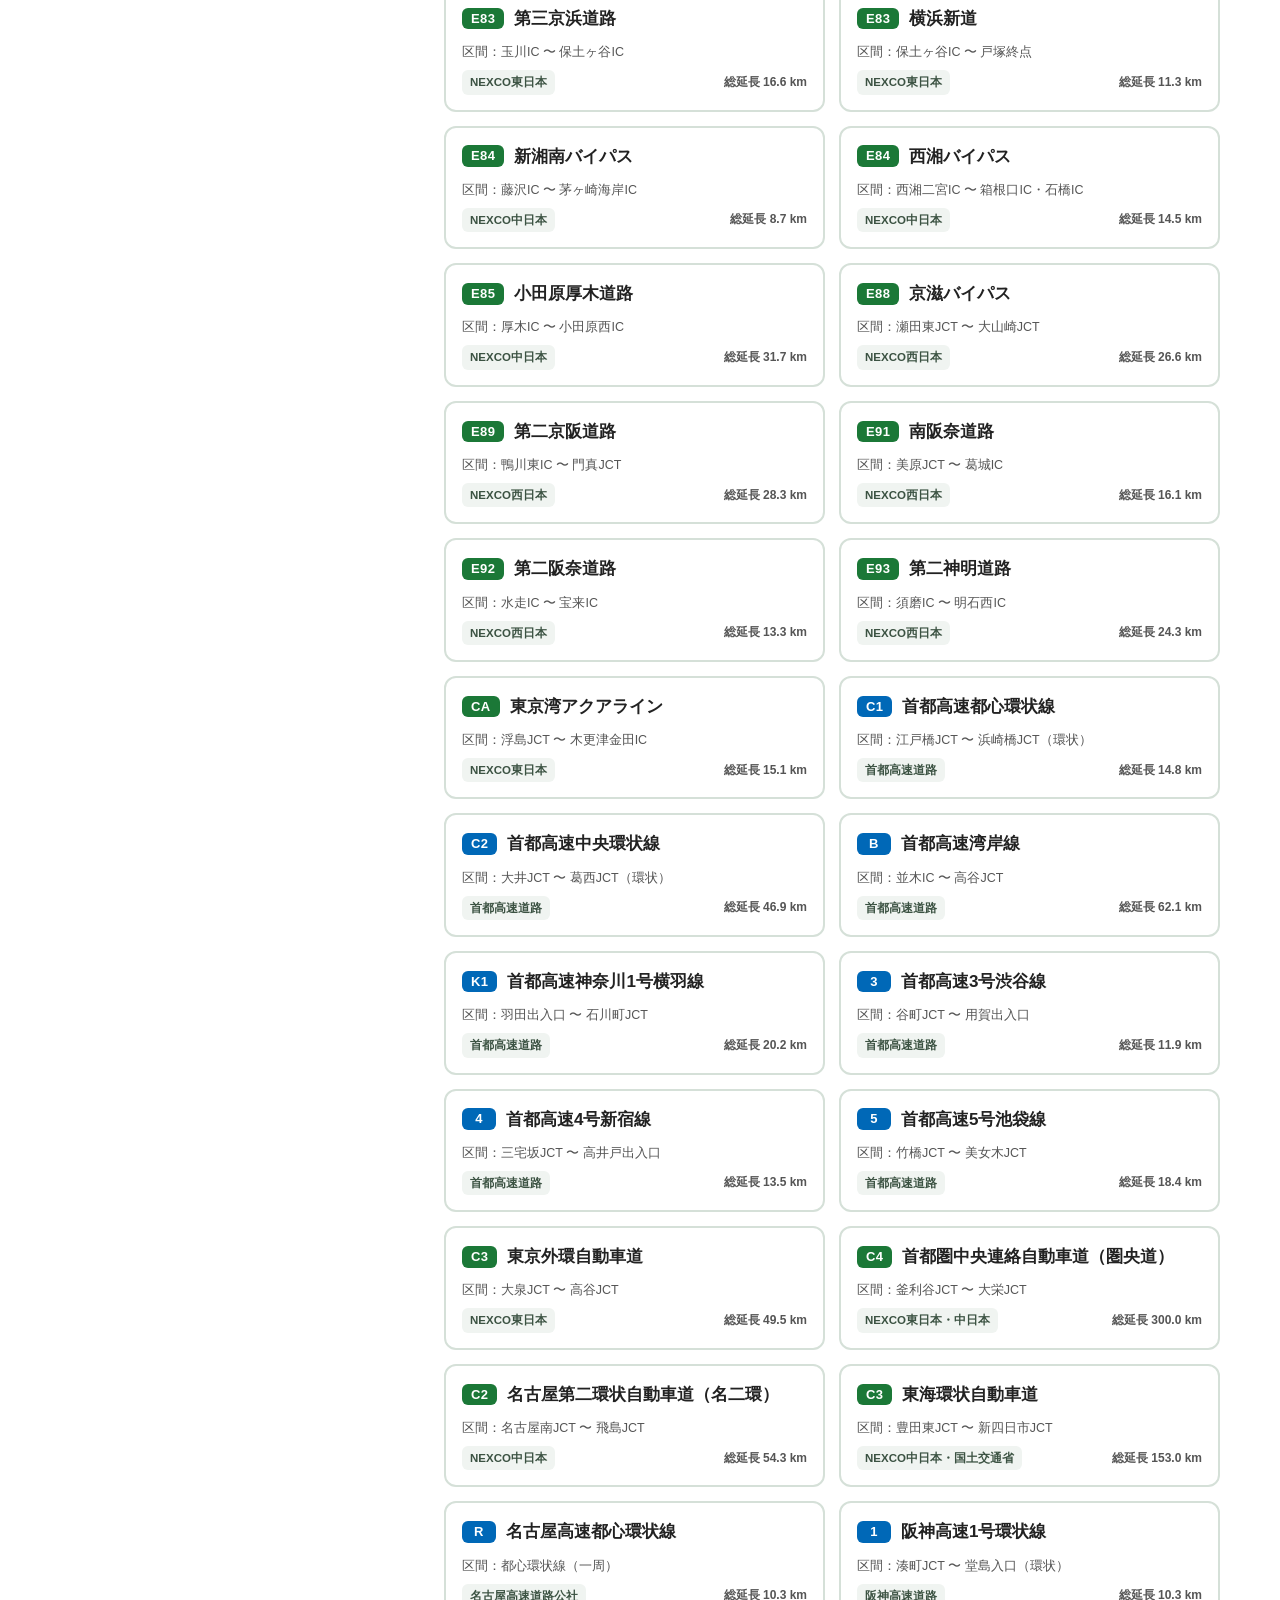
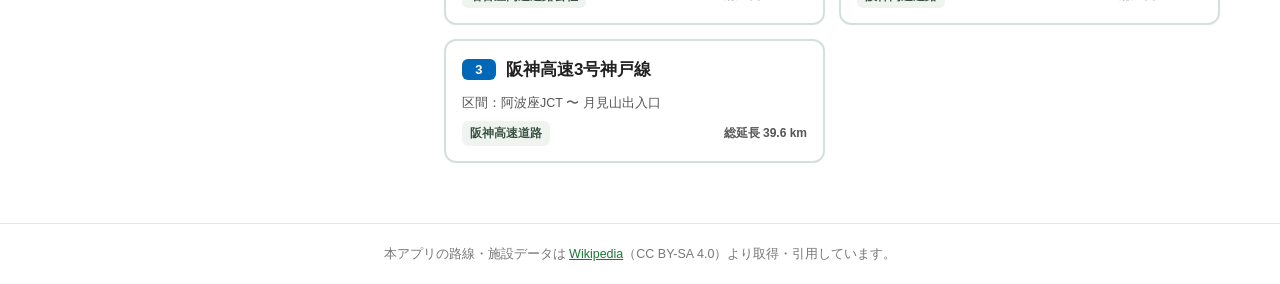
<file: highway-wiki-app_index.html>
<!DOCTYPE html>
<html lang="ja">
<head>
  <meta charset="UTF-8" />
  <meta name="viewport" content="width=device-width, initial-scale=1.0" />
  <title>高速道路Wikipediaガイド - 路線を選ぶ</title>
  <link rel="stylesheet" href="css/common.css" />
  <link rel="stylesheet" href="css/badges.css" />
  <link rel="stylesheet" href="css/pages.css" />
</head>
<body data-page="index">
  <header class="top-header">
    <div class="top-header-inner">
      <div class="top-brand">
        <div class="top-brand-sign">HW-WIKI</div>
        <div>
          <h1>高速道路 路線・施設ガイド</h1>
          <p>Wikipediaの路線データ・IC/SA情報を高速道路案内標識風のUIで閲覧</p>
        </div>
      </div>
    </div>
  </header>

  <main class="top-container">
    <!-- 検索・カスタムWikipedia呼び出しパネル -->
    <section class="search-panel" aria-label="路線検索">
      <div class="search-row">
        <div class="search-input-wrap">
          <svg viewBox="0 0 24 24" fill="none" stroke="currentColor" stroke-width="2.2">
            <circle cx="11" cy="11" r="7"></circle>
            <line x1="20" y1="20" x2="16.2" y2="16.2"></line>
          </svg>
          <input
            type="text"
            id="routeSearchInput"
            class="search-input"
            placeholder="路線名・ナンバリング・区間を検索（例：東名、E1、東北、東京）"
          />
        </div>

        <form id="directWikiForm" class="direct-wiki-form">
          <input
            type="text"
            id="directWikiInput"
            class="direct-wiki-input"
            placeholder="Wikipedia記事名を直接指定（例：新湘南バイパス）"
          />
          <button type="submit" class="direct-wiki-btn">記事を開く</button>
        </form>
      </div>

      <div class="filter-pills" id="operatorFilters">
        <button type="button" class="filter-pill active" data-operator="all">すべて</button>
        <button type="button" class="filter-pill" data-operator="NEXCO東日本">NEXCO東日本</button>
        <button type="button" class="filter-pill" data-operator="NEXCO中日本">NEXCO中日本</button>
        <button type="button" class="filter-pill" data-operator="NEXCO西日本">NEXCO西日本</button>
        <button type="button" class="filter-pill" data-operator="urban">首都高・本四高速</button>
      </div>
    </section>

    <!-- 簡易マップ ＋ 路線カード一覧 -->
    <div class="top-main-grid">
      <!-- 左：日本列島・高速道路ネットワーク簡易マップ -->
      <aside class="map-card">
        <div class="map-card-header">
          <span class="map-card-title">エリア・幹線ネットワーク簡易マップ</span>
          <button type="button" id="resetRegionBtn" class="map-reset-btn">全国表示に戻す</button>
        </div>
        <div class="japan-map-wrap" id="japanMapWrap">
          <!-- renderer.js によりインタラクティブSVGマップを描画 -->
        </div>
        <p style="font-size: 11.5px; color: #666; margin-top: 8px;">
          ※ 地方エリアをクリックすると路線を絞り込み、路線ラインをクリックすると詳細画面へ移動します。
        </p>
      </aside>

      <!-- 右：路線カード一覧 -->
      <section>
        <div class="routes-section-header">
          <h2 class="routes-section-title" id="routesListHeading">すべての高速道路路線</h2>
          <span class="routes-count-badge" id="routesCountBadge">0 路線</span>
        </div>
        <div class="routes-grid" id="routesGrid">
          <!-- app.js により路線カードを生成 -->
        </div>
      </section>
    </div>
  </main>

  <footer style="text-align: center; padding: 20px; font-size: 12.5px; color: #777; border-top: 1px solid #e5e5e5;">
    本アプリの路線・施設データは <a href="https://ja.wikipedia.org/" target="_blank" rel="noopener noreferrer" style="text-decoration: underline; color: #1b7837;">Wikipedia</a>（CC BY-SA 4.0）より取得・引用しています。
  </footer>

  <script src="js/api.js"></script>
  <script src="js/parser.js"></script>
  <script src="js/renderer.js"></script>
  <script src="js/app.js"></script>
</body>
</html>
</file>
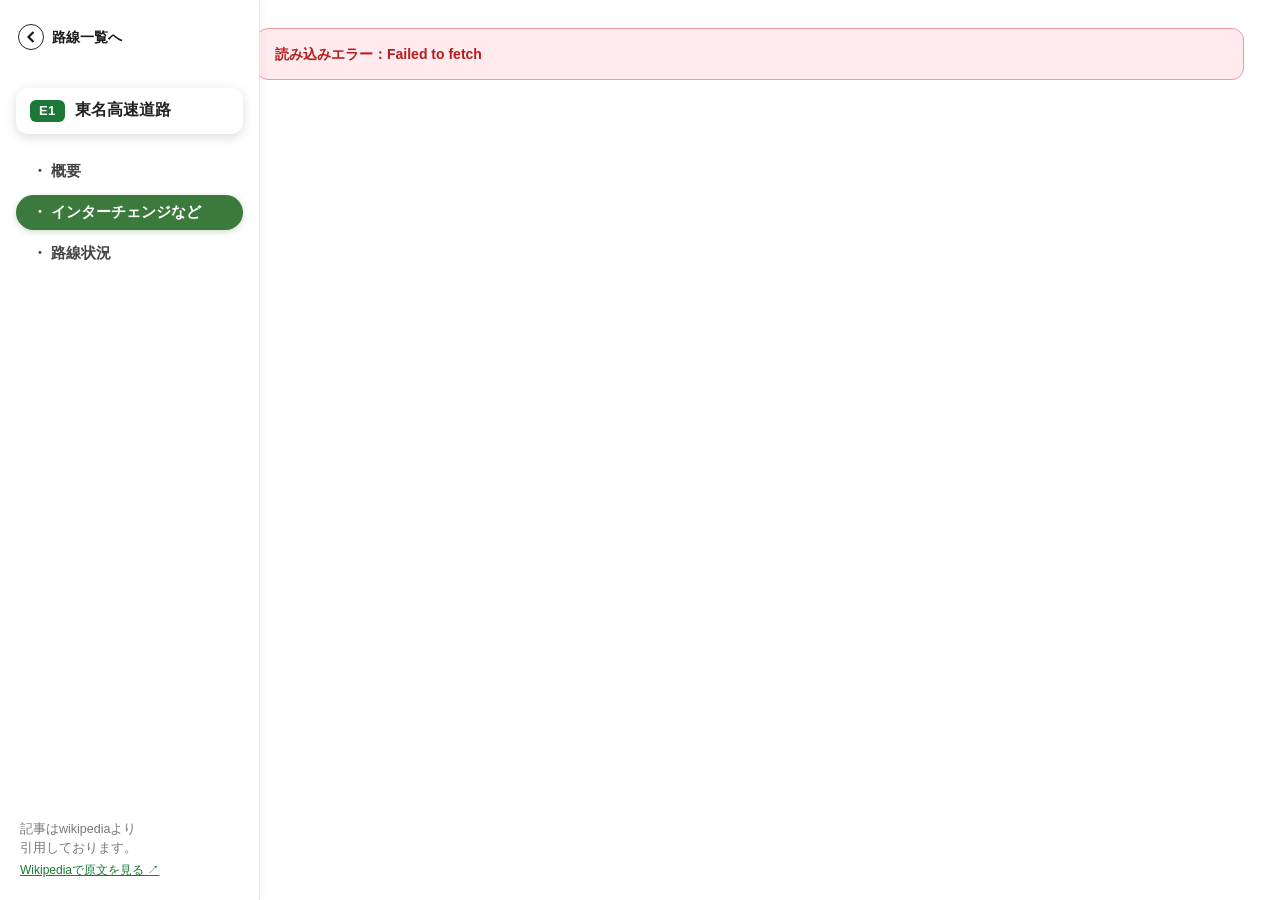
<file: highway-wiki-app_route.html>
<!DOCTYPE html>
<html lang="ja">
<head>
  <meta charset="UTF-8" />
  <meta name="viewport" content="width=device-width, initial-scale=1.0" />
  <title>路線詳細 - 高速道路Wikipediaガイド</title>
  <link rel="stylesheet" href="css/common.css" />
  <link rel="stylesheet" href="css/badges.css" />
  <link rel="stylesheet" href="css/pages.css" />
</head>
<body data-page="route">
  <div class="app-layout">
    <!-- 左サイドバー（共有画像1・2準拠） -->
    <aside class="sidebar">
      <div class="sidebar-top">
        <a href="index.html" class="back-btn" title="路線一覧に戻る">
          <span class="back-btn-circle">
            <svg width="14" height="14" viewBox="0 0 24 24" fill="none" stroke="currentColor" stroke-width="2.6">
              <polyline points="15 18 9 12 15 6"></polyline>
            </svg>
          </span>
          <span>路線一覧へ</span>
        </a>

        <div class="title-plate" id="routeTitlePlate">
          <span class="route-num-badge" id="routeNumBadge">E1</span>
          <span class="title-plate-name" id="routeTitleName">東名高速道路</span>
        </div>

        <nav class="sidebar-nav" aria-label="路線メニュー">
          <button type="button" class="nav-item" data-tab="overview">概要</button>
          <button type="button" class="nav-item active" data-tab="interchanges">インターチェンジなど</button>
          <button type="button" class="nav-item" data-tab="status">路線状況</button>
        </nav>
      </div>

      <div class="sidebar-footer">
        記事はwikipediaより<br />引用しております。
        <br />
        <a id="wikiSourceLink" href="https://ja.wikipedia.org/" target="_blank" rel="noopener noreferrer">Wikipediaで原文を見る ↗</a>
      </div>
    </aside>

    <!-- 右側メインエリア -->
    <main class="main-content" id="routeMainContent">
      <div class="loading-box">
        <div class="spinner"></div>
        <div>Wikipediaから路線データを読み込んでいます...</div>
      </div>
    </main>
  </div>

  <script src="js/api.js"></script>
  <script src="js/parser.js"></script>
  <script src="js/renderer.js"></script>
  <script src="js/app.js"></script>
</body>
</html>
</file>
<file: css/common.css>
/* =========================================================
   common.css : 共通レイアウト・カラー・サイドバー・スクロールバー
   ========================================================= */
:root {
  --hw-green: #1b7837;
  --hw-green-dark: #145a32;
  --hw-green-active: #3b7a3c;
  --hw-green-light: #e8f5e9;
  --hw-blue: #0068b7;
  --hw-purple: #8e24aa;
  --hw-purple-text: #7b1fa2;
  --hw-red: #d32f2f;
  --hw-asphalt: #a6a6a6;
  --bg-page: #ffffff;
  --bg-sidebar: #fafafa;
  --border-dark: #333333;
  --border-light: #dcdcdc;
  --text-main: #222222;
  --text-sub: #555555;
  --text-muted: #777777;
  --sidebar-width: 260px;
}

* {
  box-sizing: border-box;
  margin: 0;
  padding: 0;
}

html, body {
  height: 100%;
  font-family: "Hiragino Kaku Gothic ProN", "Hiragino Sans", "Noto Sans JP", "Yu Gothic", Meiryo, sans-serif;
  color: var(--text-main);
  background-color: var(--bg-page);
  line-height: 1.6;
  -webkit-font-smoothing: antialiased;
}

a {
  color: inherit;
  text-decoration: none;
}

/* 2カラムレイアウト（路線画面・施設画面共通） */
.app-layout {
  display: flex;
  min-height: 100vh;
  width: 100%;
}

/* 左サイドバー */
.sidebar {
  width: var(--sidebar-width);
  min-width: var(--sidebar-width);
  background-color: var(--bg-page);
  border-right: 1px solid #cccccc;
  box-shadow: 2px 0 8px rgba(0, 0, 0, 0.04);
  display: flex;
  flex-direction: column;
  justify-content: space-between;
  padding: 24px 18px 20px;
  position: sticky;
  top: 0;
  height: 100vh;
  z-index: 10;
}

.sidebar-top {
  display: flex;
  flex-direction: column;
  gap: 20px;
}

/* 前のページに戻るボタン */
.back-btn {
  display: inline-flex;
  align-items: center;
  gap: 10px;
  font-size: 14px;
  font-weight: 700;
  color: var(--text-main);
  padding: 6px 8px;
  border-radius: 8px;
  transition: background-color 0.15s;
  cursor: pointer;
  background: none;
  border: none;
  text-align: left;
}

.back-btn:hover {
  background-color: #f0f0f0;
}

.back-btn-circle {
  width: 26px;
  height: 26px;
  border-radius: 50%;
  border: 1.8px solid var(--text-main);
  display: inline-flex;
  align-items: center;
  justify-content: center;
  flex-shrink: 0;
}

/* 路線・施設タイトルプレート（白い角丸シャドウカード） */
.title-plate {
  background: #ffffff;
  border-radius: 12px;
  padding: 12px 14px;
  box-shadow: 0 3px 12px rgba(0, 0, 0, 0.14);
  display: flex;
  align-items: center;
  gap: 10px;
}

.route-num-badge {
  background-color: var(--hw-green);
  color: #ffffff;
  font-weight: 800;
  font-size: 14px;
  padding: 3px 8px;
  border-radius: 5px;
  letter-spacing: 0.03em;
  flex-shrink: 0;
  display: inline-flex;
  align-items: center;
  justify-content: center;
  min-width: 34px;
}

.route-num-badge.urban {
  background-color: var(--hw-blue);
}

.title-plate-name {
  font-size: 16px;
  font-weight: 800;
  line-height: 1.3;
  color: var(--text-main);
  word-break: break-word;
}

/* 左サイドバーメニュー */
.sidebar-nav {
  display: flex;
  flex-direction: column;
  gap: 6px;
}

.nav-item {
  display: flex;
  align-items: center;
  padding: 8px 16px;
  border-radius: 999px;
  font-size: 15px;
  font-weight: 700;
  color: #444444;
  cursor: pointer;
  border: none;
  background: transparent;
  text-align: left;
  transition: all 0.15s ease;
}

.nav-item::before {
  content: "・";
  margin-right: 4px;
  font-weight: 900;
}

.nav-item:hover:not(.active) {
  background-color: #f2f2f2;
}

.nav-item.active {
  background-color: var(--hw-green-active);
  color: #ffffff;
  box-shadow: 0 2px 6px rgba(59, 122, 60, 0.25);
}

/* 施設表示設定（オリジナル / 原文 切り替え） */
.display-mode-box {
  margin-top: 8px;
  padding-top: 12px;
  border-top: 1px solid #eeeeee;
}

.display-mode-label {
  font-size: 12px;
  font-weight: 700;
  color: var(--text-sub);
  margin-bottom: 8px;
  padding-left: 4px;
}

.display-mode-buttons {
  display: grid;
  grid-template-columns: 1fr 1fr;
  gap: 8px;
}

.mode-btn {
  padding: 7px 6px;
  border-radius: 8px;
  font-size: 13px;
  font-weight: 700;
  cursor: pointer;
  border: 1.5px solid #888888;
  background-color: #ffffff;
  color: var(--text-main);
  transition: all 0.15s;
}

.mode-btn.active {
  background-color: var(--hw-green-active);
  border-color: var(--hw-green-active);
  color: #ffffff;
}

/* 左下Wikipedia引用クレジット */
.sidebar-footer {
  font-size: 12.5px;
  color: var(--text-muted);
  line-height: 1.5;
  padding-left: 4px;
}

.sidebar-footer a {
  display: inline-block;
  margin-top: 4px;
  color: var(--hw-green);
  text-decoration: underline;
  font-size: 12px;
}

/* 右側メインコンテンツエリア */
.main-content {
  flex: 1;
  padding: 22px 32px 48px;
  overflow-y: auto;
  height: 100vh;
  background-color: #ffffff;
}

/* カスタムスクロールバー（右端の案内バー風） */
.main-content::-webkit-scrollbar {
  width: 14px;
}

.main-content::-webkit-scrollbar-track {
  background: #f5f5f5;
  border-left: 1px solid #e0e0e0;
}

.main-content::-webkit-scrollbar-thumb {
  background-color: #9e9e9e;
  border-radius: 7px;
  border: 3px solid #f5f5f5;
}

.main-content::-webkit-scrollbar-thumb:hover {
  background-color: #757575;
}

/* ローディング・エラー表示 */
.loading-box {
  display: flex;
  flex-direction: column;
  align-items: center;
  justify-content: center;
  padding: 60px 20px;
  color: var(--text-sub);
  gap: 14px;
}

.spinner {
  width: 36px;
  height: 36px;
  border: 4px solid #e0e0e0;
  border-top-color: var(--hw-green);
  border-radius: 50%;
  animation: spin 0.8s linear infinite;
}

@keyframes spin {
  to { transform: rotate(360deg); }
}

.notice-banner {
  background-color: #f4f8f5;
  border: 1px solid #c8e6c9;
  border-radius: 10px;
  padding: 10px 14px;
  font-size: 13px;
  color: #2e5932;
  margin-bottom: 16px;
  display: flex;
  align-items: center;
  justify-content: space-between;
  gap: 10px;
}

/* レスポンシブ（スマホ・タブレット） */
@media (max-width: 820px) {
  .app-layout {
    flex-direction: column;
  }
  .sidebar {
    width: 100%;
    min-width: 100%;
    height: auto;
    position: static;
    border-right: none;
    border-bottom: 1px solid #cccccc;
    padding: 14px 16px;
    gap: 12px;
  }
  .sidebar-nav {
    flex-direction: row;
    flex-wrap: wrap;
    gap: 6px;
  }
  .sidebar-footer {
    display: none;
  }
  .main-content {
    height: auto;
    padding: 16px;
  }
}
</file>
<file: css/badges.css>
/* =========================================================
   badges.css : 施設バッジ・車線描画・速度標識・ピクトグラム・国道/県道標識
   ========================================================= */

/* 施設種別バッジ（IC / JCT / PA / SA / SIC / BS 等） */
.facility-badges {
  display: inline-flex;
  align-items: center;
  gap: 5px;
  flex-wrap: wrap;
}

.f-badge {
  display: inline-flex;
  align-items: center;
  justify-content: center;
  min-width: 38px;
  height: 24px;
  padding: 0 7px;
  border-radius: 5px;
  font-size: 12px;
  font-weight: 800;
  letter-spacing: 0.02em;
  line-height: 1;
  transition: transform 0.12s, box-shadow 0.12s, filter 0.12s;
}

.f-badge.clickable-badge {
  cursor: pointer;
}

.f-badge.clickable-badge:hover {
  transform: translateY(-1px) scale(1.06);
  box-shadow: 0 2px 6px rgba(0, 0, 0, 0.25);
  filter: brightness(1.06);
}

/* IC：緑背景・白文字 */
.f-badge.ic {
  background-color: #238636;
  color: #ffffff;
  border: 1.5px solid #238636;
}

/* JCT：白背景・緑枠・緑文字 */
.f-badge.jct {
  background-color: #ffffff;
  color: #238636;
  border: 1.8px solid #238636;
}

/* SA / PA：濃緑背景・白文字 */
.f-badge.sa,
.f-badge.pa {
  background-color: #145a32;
  color: #ffffff;
  border: 1.5px solid #145a32;
}

/* SIC（スマートIC）：紫背景・白文字 */
.f-badge.sic {
  background-color: #8e24aa;
  color: #ffffff;
  border: 1.5px solid #8e24aa;
}

/* BS（バス停留所・バスストップ）：青背景・白文字 */
.f-badge.bs {
  background-color: #0277bd;
  color: #ffffff;
  border: 1.5px solid #0277bd;
}

/* TB（本線料金所・料金所） */
.f-badge.tb {
  background-color: #455a64;
  color: #ffffff;
  border: 1.5px solid #455a64;
}

/* TN（トンネル） */
.f-badge.tn {
  background-color: #5d4037;
  color: #ffffff;
  border: 1.5px solid #5d4037;
}

/* その他 */
.f-badge.other {
  background-color: #eceff1;
  color: #37474f;
  border: 1.5px solid #90a4ae;
}

/* =========================================================
   路線状況：車線数のオリジナル描画
   ========================================================= */
.lanes-visual-group {
  display: flex;
  align-items: flex-start;
  justify-content: center;
  gap: 12px;
}

.lane-direction-block {
  display: flex;
  flex-direction: column;
  align-items: center;
  gap: 4px;
}

.lane-road-box {
  display: flex;
  align-items: stretch;
  height: 30px;
  background-color: var(--hw-asphalt);
  border-radius: 5px;
  overflow: hidden;
  padding: 0 2px;
}

.lane-strip {
  width: 15px;
  height: 100%;
  border-right: 2px dashed #ffffff;
}

.lane-strip:last-child {
  border-right: none;
}

.lane-count-num {
  font-size: 14px;
  font-weight: 800;
  color: var(--text-main);
  line-height: 1;
}

/* =========================================================
   路線状況：最高速度の道路標識描画
   ========================================================= */
.speed-signs-group {
  display: flex;
  align-items: center;
  gap: 10px;
  flex-wrap: wrap;
}

.speed-sign-item {
  display: inline-flex;
  align-items: center;
  gap: 4px;
}

.speed-sign-label {
  font-size: 11px;
  font-weight: 800;
  line-height: 1.15;
  color: var(--text-main);
  text-align: center;
  max-width: 34px;
}

.speed-sign-circle {
  width: 32px;
  height: 32px;
  border-radius: 50%;
  border: 3px solid var(--hw-red);
  background-color: #ffffff;
  color: var(--text-main);
  font-size: 13px;
  font-weight: 900;
  display: inline-flex;
  align-items: center;
  justify-content: center;
  letter-spacing: -0.04em;
  box-shadow: 0 1px 2px rgba(0,0,0,0.1);
}

/* =========================================================
   SA / PA 画面：駐車台数・ピクトグラム・店舗アイコン
   ========================================================= */
.parking-row {
  display: flex;
  align-items: center;
  gap: 14px;
  flex-wrap: wrap;
  margin-bottom: 12px;
}

.parking-card {
  display: inline-flex;
  align-items: center;
  gap: 10px;
  border: 1.8px solid #444444;
  border-radius: 10px;
  padding: 6px 14px;
  background-color: #ffffff;
  font-size: 16px;
  font-weight: 800;
}

.parking-card svg {
  width: 26px;
  height: 26px;
  stroke: #222222;
  fill: none;
  stroke-width: 2;
}

.amenity-row {
  display: flex;
  align-items: center;
  gap: 10px;
  flex-wrap: wrap;
  margin-bottom: 20px;
}

.amenity-icon-box {
  width: 44px;
  height: 44px;
  border-radius: 10px;
  display: inline-flex;
  flex-direction: column;
  align-items: center;
  justify-content: center;
  border: 1.8px solid #444444;
  background-color: #ffffff;
  color: #222222;
  position: relative;
}

.amenity-icon-box.ev {
  background-color: #0288d1;
  border-color: #0277bd;
  color: #ffffff;
}

.amenity-icon-box.gs {
  background-color: #fbc02d;
  border-color: #f9a825;
  color: #222222;
}

.amenity-icon-box.info {
  background-color: #2e7d32;
  border-color: #1b5e20;
  color: #ffffff;
}

.amenity-icon-box.vending {
  background-color: #546e7a;
  border-color: #37474f;
  color: #ffffff;
}

.amenity-icon-box svg {
  width: 24px;
  height: 24px;
}

/* 店舗カテゴリバッジ */
.shop-cat-badge {
  width: 26px;
  height: 26px;
  border-radius: 6px;
  display: inline-flex;
  align-items: center;
  justify-content: center;
  color: #ffffff;
  flex-shrink: 0;
}

.shop-cat-badge.takeout { background-color: #c0982b; }
.shop-cat-badge.foodcourt { background-color: #ef6c00; }
.shop-cat-badge.shopping { background-color: #1e88e5; }
.shop-cat-badge.cafe { background-color: #795548; }
.shop-cat-badge.restaurant { background-color: #d84315; }
.shop-cat-badge.convenience { background-color: #2e7d32; }
.shop-cat-badge.default { background-color: #546e7a; }

.shop-cat-badge svg {
  width: 16px;
  height: 16px;
}

.badge-24h {
  color: var(--hw-purple-text);
  font-weight: 800;
}

/* =========================================================
   IC / JCT 画面：国道おにぎり・県道ヘキサゴン標識
   ========================================================= */
.road-sign-onigiri {
  display: inline-flex;
  align-items: center;
  justify-content: center;
  width: 34px;
  height: 32px;
  position: relative;
  color: #ffffff;
  font-size: 11px;
  font-weight: 900;
  flex-shrink: 0;
}

.road-sign-onigiri svg {
  position: absolute;
  inset: 0;
  width: 100%;
  height: 100%;
}

.road-sign-onigiri span {
  position: relative;
  z-index: 1;
  margin-top: 2px;
}

.road-sign-hexa {
  display: inline-flex;
  align-items: center;
  justify-content: center;
  width: 34px;
  height: 32px;
  position: relative;
  color: #ffffff;
  font-size: 11px;
  font-weight: 900;
  flex-shrink: 0;
}

.road-sign-hexa svg {
  position: absolute;
  inset: 0;
  width: 100%;
  height: 100%;
}

.road-sign-hexa span {
  position: relative;
  z-index: 1;
}
/* 一般道側（ぷらっとパーク等）駐車枠グループ */
.parking-section-group {
  display: flex;
  flex-direction: column;
  gap: 8px;
  margin-bottom: 14px;
}

.parking-sub-group {
  display: flex;
  align-items: center;
  gap: 10px;
  flex-wrap: wrap;
}

.parking-group-badge {
  display: inline-flex;
  align-items: center;
  padding: 4px 10px;
  border-radius: 6px;
  font-size: 12px;
  font-weight: 800;
  line-height: 1.2;
}

.parking-group-badge.main-hw {
  background-color: #e8f5e9;
  color: #145a32;
  border: 1.5px solid #238636;
}

.parking-group-badge.general-road {
  background-color: #e3f2fd;
  color: #0d47a1;
  border: 1.5px solid #1976d2;
}

.parking-card.general-road-card {
  border-color: #1976d2;
  background-color: #f7fbff;
}

.parking-card.general-road-card svg {
  stroke: #0d47a1;
}

/* 接続路線列・詳細画面の高速道路ジャンプチップ */
.connect-hw-link {
  display: inline-flex;
  align-items: center;
  gap: 5px;
  background-color: #eef8f1;
  color: #145a32;
  border: 1.5px solid #1b7837;
  border-radius: 6px;
  padding: 2px 8px;
  margin: 2px 4px 2px 0;
  font-size: 12px;
  font-weight: 800;
  cursor: pointer;
  text-decoration: none;
  transition: background-color 0.14s, transform 0.12s, box-shadow 0.14s;
  vertical-align: middle;
}

.connect-hw-link:hover {
  background-color: #1b7837;
  color: #ffffff;
  transform: translateY(-1px);
  box-shadow: 0 2px 6px rgba(27, 120, 55, 0.25);
}

.connect-hw-num {
  background-color: #1b7837;
  color: #ffffff;
  font-size: 10.5px;
  font-weight: 900;
  padding: 1px 5px;
  border-radius: 4px;
  letter-spacing: 0.02em;
}

.connect-hw-link:hover .connect-hw-num {
  background-color: #ffffff;
  color: #1b7837;
}

/* 複数行キロポスト・備考の行表示 */
.multi-line-cell {
  display: flex;
  flex-direction: column;
  gap: 3px;
  line-height: 1.3;
}

.multi-line-item {
  display: block;
}
</file>
<file: css/pages.css>
/* =========================================================
   pages.css : トップページ・路線詳細・施設詳細の固有レイアウト
   ========================================================= */

/* ----- 路線詳細・施設詳細の共通2カラムレイアウト＆サイドバー補正 ----- */
body[data-page="route"] aside,
body[data-page="facility"] aside,
body[data-page="route"] .sidebar,
body[data-page="facility"] .sidebar {
  position: fixed;
  top: 0;
  left: 0;
  width: 220px;
  height: 100vh;
  overflow-y: auto;
  background-color: #ffffff;
  border-right: 1.5px solid #e2e6e4;
  z-index: 100;
  box-sizing: border-box;
  padding: 20px 16px;
  display: flex;
  flex-direction: column;
}

body[data-page="route"] aside + *,
body[data-page="facility"] aside + *,
body[data-page="route"] .sidebar + *,
body[data-page="facility"] .sidebar + * {
  margin-left: 220px !important;
  width: calc(100% - 220px) !important;
  max-width: none !important;
  padding: 28px 36px 64px !important;
  box-sizing: border-box !important;
}

/* サイドバー内の戻るボタン＆アイコンサイズ固定（巨大化防止） */
#backToRouteBtn,
.back-btn,
.sidebar-back-btn {
  display: inline-flex;
  align-items: center;
  gap: 8px;
  background: none;
  border: none;
  padding: 4px 2px;
  margin-bottom: 14px;
  font-size: 14px;
  font-weight: 800;
  color: #1a1a1a;
  cursor: pointer;
  text-decoration: none;
}

#backToRouteBtn:hover,
.back-btn:hover,
.sidebar-back-btn:hover {
  color: #1b7837;
}

#backToRouteBtn svg,
.back-btn svg,
.sidebar-back-btn svg,
aside svg,
.sidebar svg {
  width: 20px !important;
  height: 20px !important;
  max-width: 22px !important;
  max-height: 22px !important;
  flex-shrink: 0;
}

.sidebar-nav ul {
  list-style: none;
  padding: 0;
  margin: 0;
}

/* ----- 施設種別カラーバッジ & 路線番号プレート ----- */
.route-num-badge {
  display: inline-flex;
  align-items: center;
  justify-content: center;
  background-color: #1b7837;
  color: #ffffff;
  font-weight: 900;
  font-size: 13px;
  padding: 3px 9px;
  border-radius: 6px;
  letter-spacing: 0.03em;
  line-height: 1.2;
  flex-shrink: 0;
}

.route-num-badge.urban {
  background-color: #0068b7;
}

.facility-badges {
  display: inline-flex;
  align-items: center;
  gap: 5px;
  flex-shrink: 0;
}

.f-badge {
  display: inline-flex;
  align-items: center;
  justify-content: center;
  min-width: 34px;
  height: 24px;
  padding: 0 7px;
  border-radius: 6px;
  font-size: 11.5px;
  font-weight: 900;
  color: #ffffff;
  background-color: #1b7837;
  letter-spacing: 0.02em;
  line-height: 1;
  box-sizing: border-box;
  border: 1.5px solid transparent;
}

.f-badge.badge-ic {
  background-color: #1b7837;
  color: #ffffff;
}

.f-badge.badge-jct {
  background-color: #e65100;
  color: #ffffff;
}

.f-badge.badge-sa {
  background-color: #1565c0;
  color: #ffffff;
}

.f-badge.badge-pa {
  background-color: #0277bd;
  color: #ffffff;
}

.f-badge.badge-sic {
  background-color: #2e7d32;
  color: #ffffff;
}

.f-badge.badge-bs {
  background-color: #5e35b1;
  color: #ffffff;
}

.f-badge.badge-tb {
  background-color: #ad1457;
  color: #ffffff;
}

.f-badge.badge-tn {
  background-color: #455a64;
  color: #ffffff;
}

.f-badge.clickable-badge {
  cursor: pointer;
  transition: transform 0.12s, filter 0.12s;
}

.f-badge.clickable-badge:hover {
  transform: scale(1.08);
  filter: brightness(1.08);
}

/* ----- トップ画面 (index.html) ----- */
.top-header {
  background: linear-gradient(135deg, #145a32 0%, #1b7837 60%, #238b45 100%);
  color: #ffffff;
  padding: 24px 28px;
  border-bottom: 4px solid #0d3d20;
}

.top-header-inner {
  max-width: 1200px;
  margin: 0 auto;
  display: flex;
  flex-wrap: wrap;
  align-items: center;
  justify-content: space-between;
  gap: 16px;
}

.top-brand {
  display: flex;
  align-items: center;
  gap: 14px;
}

.top-brand-sign {
  background-color: #ffffff;
  color: var(--hw-green, #1b7837);
  font-weight: 900;
  font-size: 20px;
  padding: 6px 12px;
  border-radius: 8px;
  letter-spacing: 0.04em;
}

.top-brand h1 {
  font-size: 24px;
  font-weight: 900;
  letter-spacing: 0.04em;
}

.top-brand p {
  font-size: 13px;
  opacity: 0.9;
  margin-top: 2px;
}

.top-container {
  max-width: 1200px;
  margin: 0 auto;
  padding: 24px 20px 60px;
}

.search-panel {
  background-color: #f7f9f8;
  border: 2px solid #d5e2d9;
  border-radius: 14px;
  padding: 18px 20px;
  margin-bottom: 24px;
}

.search-row {
  display: flex;
  flex-wrap: wrap;
  gap: 12px;
  align-items: center;
}

.search-input-wrap {
  flex: 1 1 320px;
  position: relative;
}

.search-input-wrap svg {
  position: absolute;
  left: 14px;
  top: 50%;
  transform: translateY(-50%);
  width: 18px;
  height: 18px;
  color: #666;
}

.search-input {
  width: 100%;
  padding: 11px 14px 11px 40px;
  font-size: 15px;
  border: 2px solid #c4d1c8;
  border-radius: 10px;
  background-color: #ffffff;
  color: #1a1a1a;
  outline: none;
  transition: border-color 0.15s;
}

.search-input:focus {
  border-color: var(--hw-green, #1b7837);
}

.direct-wiki-form {
  display: flex;
  gap: 8px;
  flex: 1 1 320px;
}

.direct-wiki-input {
  flex: 1;
  padding: 10px 14px;
  font-size: 14px;
  border: 2px solid #c4d1c8;
  border-radius: 10px;
  background-color: #ffffff;
  color: #1a1a1a;
}

.direct-wiki-btn {
  background-color: var(--hw-green, #1b7837);
  color: #ffffff;
  border: none;
  border-radius: 10px;
  padding: 0 18px;
  font-weight: 800;
  font-size: 14px;
  cursor: pointer;
  white-space: nowrap;
}

.direct-wiki-btn:hover {
  background-color: var(--hw-green-dark, #145a32);
}

.filter-pills {
  display: flex;
  flex-wrap: wrap;
  gap: 8px;
  margin-top: 14px;
}

.filter-pill {
  padding: 6px 14px;
  border-radius: 999px;
  border: 1.5px solid #c5d1c9;
  background-color: #ffffff;
  font-size: 13px;
  font-weight: 700;
  color: #444;
  cursor: pointer;
  transition: all 0.15s;
}

.filter-pill.active {
  background-color: var(--hw-green, #1b7837);
  border-color: var(--hw-green, #1b7837);
  color: #ffffff;
}

/* 地図 ＋ 路線一覧の2カラム */
.top-main-grid {
  display: grid;
  grid-template-columns: 360px 1fr;
  gap: 24px;
  align-items: start;
}

.map-card {
  background-color: #f8faf9;
  border: 2px solid #d5e2d9;
  border-radius: 14px;
  padding: 16px;
  position: sticky;
  top: 16px;
}

.map-card-header {
  display: flex;
  align-items: center;
  justify-content: space-between;
  margin-bottom: 10px;
}

.map-card-title {
  font-size: 15px;
  font-weight: 900;
  color: var(--hw-green-dark, #145a32);
}

.map-reset-btn {
  font-size: 12px;
  font-weight: 700;
  color: var(--hw-green, #1b7837);
  background: #e8f5e9;
  border: 1px solid #b7dfbe;
  padding: 4px 10px;
  border-radius: 6px;
  cursor: pointer;
}

.japan-map-wrap {
  width: 100%;
  background-color: #eef6fb;
  border-radius: 10px;
  border: 1px solid #cfe2ee;
  overflow: hidden;
}

.japan-map-svg {
  width: 100%;
  height: auto;
  display: block;
}

.region-shape {
  fill: #d8eadc;
  stroke: #7aa384;
  stroke-width: 1.5;
  cursor: pointer;
  transition: fill 0.15s;
}

.region-shape:hover {
  fill: #b4dfc0;
}

.region-shape.active {
  fill: #81c784;
  stroke: #1b7837;
  stroke-width: 2.2;
}

.map-route-line {
  fill: none;
  stroke-width: 3.2;
  stroke-linecap: round;
  stroke-linejoin: round;
  cursor: pointer;
  opacity: 0.85;
  transition: stroke-width 0.15s, opacity 0.15s;
}

.map-route-line:hover {
  stroke-width: 6;
  opacity: 1;
}

.routes-section-header {
  display: flex;
  align-items: center;
  justify-content: space-between;
  margin-bottom: 14px;
}

.routes-section-title {
  font-size: 19px;
  font-weight: 900;
  color: var(--text-main, #1a1a1a);
}

.routes-count-badge {
  background-color: #e8f5e9;
  color: var(--hw-green, #1b7837);
  font-weight: 800;
  font-size: 13px;
  padding: 4px 12px;
  border-radius: 999px;
}

.routes-grid {
  display: grid;
  grid-template-columns: repeat(auto-fill, minmax(270px, 1fr));
  gap: 14px;
}

.route-card {
  background-color: #ffffff;
  border: 2px solid #d5e0d8;
  border-radius: 12px;
  padding: 15px 16px;
  cursor: pointer;
  transition: transform 0.12s, box-shadow 0.15s, border-color 0.15s;
  display: flex;
  flex-direction: column;
  justify-content: space-between;
  gap: 10px;
}

.route-card:hover {
  transform: translateY(-2px);
  border-color: var(--hw-green, #1b7837);
  box-shadow: 0 6px 16px rgba(27, 120, 55, 0.12);
}

.route-card-top {
  display: flex;
  align-items: center;
  gap: 10px;
}

.route-card-name {
  font-size: 17px;
  font-weight: 900;
  color: var(--text-main, #1a1a1a);
}

.route-card-meta {
  font-size: 12.5px;
  color: var(--text-sub, #555555);
  display: flex;
  flex-direction: column;
  gap: 4px;
}

.route-card-tags {
  display: flex;
  align-items: center;
  justify-content: space-between;
  margin-top: 4px;
}

.operator-tag {
  font-size: 11.5px;
  font-weight: 700;
  background-color: #f0f4f1;
  color: #3b5242;
  padding: 3px 8px;
  border-radius: 6px;
}

.length-tag {
  font-size: 12px;
  font-weight: 700;
  color: #555;
}

/* ----- 路線詳細画面：インターチェンジ一覧 (route.html) ----- */
.ic-table-header {
  display: grid;
  grid-template-columns: 76px minmax(185px, 1.3fr) 92px 86px minmax(160px, 1.2fr);
  gap: 12px;
  padding: 0 18px 10px;
  font-size: 13px;
  font-weight: 800;
  color: var(--text-sub, #555555);
  text-align: center;
}

.ic-list-container {
  display: flex;
  flex-direction: column;
  gap: 11px;
}

.ic-row-card {
  display: grid;
  grid-template-columns: 76px minmax(185px, 1.3fr) 92px 86px minmax(160px, 1.2fr);
  gap: 12px;
  align-items: center;
  padding: 13px 18px;
  border: 2px solid var(--border-dark, #222222);
  border-radius: 14px;
  background-color: #ffffff;
  cursor: pointer;
  transition: background-color 0.14s, transform 0.1s, box-shadow 0.14s;
}

.ic-row-card:hover {
  background-color: #f3faf5;
  border-color: var(--hw-green, #1b7837);
  transform: translateX(3px);
  box-shadow: 0 3px 10px rgba(27, 120, 55, 0.1);
}

.ic-col-num {
  font-size: 18px;
  font-weight: 900;
  text-align: center;
  color: var(--text-main, #1a1a1a);
}

.ic-col-name {
  display: flex;
  align-items: center;
  gap: 10px;
  font-size: 17px;
  font-weight: 900;
  color: var(--text-main, #1a1a1a);
  flex-wrap: wrap;
}

.ic-col-km {
  font-size: 15px;
  font-weight: 800;
  text-align: center;
  color: var(--text-main, #1a1a1a);
}

.ic-col-note {
  font-size: 12.5px;
  font-weight: 800;
  text-align: center;
  color: var(--text-sub, #555555);
  line-height: 1.35;
}

.ic-col-connect {
  font-size: 13.5px;
  font-weight: 800;
  text-align: center;
  color: var(--text-main, #1a1a1a);
  line-height: 1.35;
}

/* ----- 未開通・廃止・建設予定施設のグレーアウト表示 ----- */
.ic-row-card.ic-row-inactive {
  background-color: #f0f1f3;
  border-color: #aeb3b9;
  color: #6c7278;
}

.ic-row-card.ic-row-inactive:hover {
  background-color: #e6e8ec;
  border-color: #8c939b;
  box-shadow: 0 2px 6px rgba(0, 0, 0, 0.08);
}

.ic-row-card.ic-row-inactive .ic-col-num,
.ic-row-card.ic-row-inactive .ic-col-name,
.ic-row-card.ic-row-inactive .ic-col-km,
.ic-row-card.ic-row-inactive .ic-col-note,
.ic-row-card.ic-row-inactive .ic-col-connect {
  color: #6c7278;
}

.ic-row-card.ic-row-inactive .f-badge {
  filter: grayscale(85%);
  opacity: 0.72;
}

/* 営業中PA/ICに併設された未開通・事業中SIC/BSの個別バッジ表示 */
.f-badge.f-badge-inactive {
  filter: grayscale(85%);
  opacity: 0.62;
  border-style: dashed;
}

/* ----- 支線・連絡路・ナンバリング切替タブ＆区間見出し ----- */
.ic-branch-tabs {
  display: flex;
  align-items: center;
  flex-wrap: wrap;
  gap: 8px;
  margin-bottom: 14px;
  padding: 10px 14px;
  background-color: #f4f8f5;
  border: 1.5px solid #cfe0d4;
  border-radius: 12px;
}

.ic-branch-tab-btn {
  display: inline-flex;
  align-items: center;
  gap: 6px;
  padding: 6px 13px;
  border-radius: 999px;
  border: 1.5px solid #b5c7ba;
  background-color: #ffffff;
  color: #2c3e32;
  font-size: 13px;
  font-weight: 800;
  cursor: pointer;
  transition: all 0.14s;
}

.ic-branch-tab-btn:hover:not(.active) {
  border-color: var(--hw-green, #1b7837);
  color: var(--hw-green, #1b7837);
}

.ic-branch-tab-btn.active {
  background-color: var(--hw-green, #1b7837);
  border-color: var(--hw-green, #1b7837);
  color: #ffffff;
}

.ic-branch-tab-num {
  background-color: rgba(27, 120, 55, 0.14);
  color: #145a32;
  padding: 1px 6px;
  border-radius: 4px;
  font-size: 11.5px;
  font-weight: 900;
}

.ic-branch-tab-btn.active .ic-branch-tab-num {
  background-color: #ffffff;
  color: #145a32;
}

.ic-section-divider {
  display: flex;
  align-items: center;
  gap: 10px;
  margin: 14px 0 4px;
  padding: 8px 14px;
  background: linear-gradient(90deg, #e8f5e9 0%, #f7faf8 100%);
  border-left: 5px solid var(--hw-green, #1b7837);
  border-radius: 8px;
  font-size: 15px;
  font-weight: 900;
  color: var(--hw-green-dark, #145a32);
}

.ic-section-divider:first-child {
  margin-top: 0;
}

/* ----- つづき・直結路線リンクボックス（IC一覧下部） ----- */
.route-continuation-box {
  margin-top: 22px;
  padding: 16px 18px;
  background-color: #f4f9f5;
  border: 2px solid var(--hw-green, #1b7837);
  border-radius: 14px;
}

.route-continuation-header {
  display: flex;
  align-items: center;
  gap: 8px;
  font-size: 14.5px;
  font-weight: 900;
  color: var(--hw-green-dark, #145a32);
  margin-bottom: 12px;
}

.route-continuation-list {
  display: flex;
  flex-direction: column;
  gap: 10px;
}

.route-continuation-card {
  display: flex;
  align-items: center;
  justify-content: space-between;
  gap: 12px;
  padding: 11px 16px;
  background-color: #ffffff;
  border: 1.8px solid var(--hw-green, #1b7837);
  border-radius: 10px;
  cursor: pointer;
  transition: background-color 0.15s, transform 0.12s, box-shadow 0.15s;
}

.route-continuation-card:hover {
  background-color: #e6f4ea;
  transform: translateY(-1px);
  box-shadow: 0 4px 12px rgba(27, 120, 55, 0.18);
}

.route-continuation-left {
  display: flex;
  align-items: center;
  gap: 10px;
  flex-wrap: wrap;
}

.route-continuation-name {
  font-size: 16px;
  font-weight: 900;
  color: var(--text-main, #1a1a1a);
}

.route-continuation-note {
  font-size: 12.5px;
  font-weight: 700;
  color: var(--text-sub, #555555);
}

/* ----- 路線詳細画面：路線状況（車線数・最高速度） ----- */
.section-main-title {
  font-size: 23px;
  font-weight: 900;
  margin-bottom: 18px;
  color: var(--text-main, #1a1a1a);
}

.status-table-header {
  display: grid;
  grid-template-columns: 1.3fr 1.1fr 1fr;
  gap: 18px;
  padding-bottom: 8px;
  margin-bottom: 14px;
  font-size: 13.5px;
  font-weight: 800;
  color: var(--text-main, #1a1a1a);
}

.status-header-col {
  display: flex;
  flex-direction: column;
  gap: 6px;
}

.status-header-line {
  height: 2px;
  background-color: #666666;
  width: 100%;
}

.status-rows {
  display: flex;
  flex-direction: column;
  gap: 18px;
}

.status-row {
  display: grid;
  grid-template-columns: 1.3fr 1.1fr 1fr;
  gap: 18px;
  align-items: center;
  padding: 12px 0;
  border-bottom: 1px solid #eeeeee;
}

.status-section-name {
  font-size: 17px;
  font-weight: 900;
  color: var(--text-main, #1a1a1a);
  line-height: 1.4;
}

.lanes-visual-box {
  display: flex;
  align-items: center;
  gap: 14px;
}

.lanes-bars {
  display: flex;
  align-items: center;
  gap: 4px;
  height: 52px;
}

.lane-bar {
  width: 4px;
  height: 100%;
  background-color: #222222;
  border-radius: 2px;
}

.lane-bar.median {
  width: 6px;
  background-color: #888888;
  margin: 0 3px;
}

.lanes-text {
  font-size: 14px;
  font-weight: 800;
  line-height: 1.4;
}

.speed-signs-group {
  display: flex;
  align-items: flex-start;
  gap: 14px;
  flex-wrap: wrap;
}

.speed-sign-item {
  display: flex;
  flex-direction: column;
  align-items: center;
  gap: 4px;
}

.speed-sign-label {
  font-size: 11px;
  font-weight: 800;
  color: var(--text-main, #1a1a1a);
  white-space: nowrap;
}

.speed-sign-circle {
  width: 48px;
  height: 48px;
  border-radius: 50%;
  border: 5.5px solid #e53935;
  background-color: #ffffff;
  color: #1565c0;
  font-weight: 900;
  font-size: 17px;
  display: flex;
  align-items: center;
  justify-content: center;
  letter-spacing: -0.04em;
  box-shadow: 0 1px 3px rgba(0,0,0,0.12);
}

/* ----- 路線状況内の解説テキスト＆概要タブ ----- */
.wiki-prose-block {
  margin-top: 26px;
  padding-top: 18px;
  border-top: 1.5px solid #e0e0e0;
}

.wiki-prose-block h3 {
  font-size: 18px;
  font-weight: 900;
  margin-bottom: 10px;
  color: var(--hw-green-dark, #145a32);
}

.wiki-prose-block p {
  font-size: 14.5px;
  line-height: 1.75;
  color: #2c2c2c;
  margin-bottom: 10px;
}

.overview-card {
  background-color: #f8faf9;
  border: 1.5px solid #d5e2d9;
  border-radius: 14px;
  padding: 20px 24px;
  margin-bottom: 22px;
}

.overview-card h2 {
  font-size: 20px;
  font-weight: 900;
  color: var(--hw-green-dark, #145a32);
  margin-bottom: 12px;
}

.overview-card p {
  font-size: 14.5px;
  line-height: 1.8;
  margin-bottom: 10px;
}

.infobox-grid {
  display: grid;
  grid-template-columns: repeat(auto-fill, minmax(260px, 1fr));
  gap: 10px;
  margin-top: 14px;
}

.infobox-item {
  background-color: #ffffff;
  border: 1px solid #dce5df;
  border-radius: 10px;
  padding: 10px 14px;
}

.infobox-key {
  font-size: 11.5px;
  font-weight: 800;
  color: var(--text-sub, #555555);
  margin-bottom: 3px;
}

.infobox-val {
  font-size: 14px;
  font-weight: 800;
  color: var(--text-main, #1a1a1a);
}

/* ----- 施設詳細画面：PA/SA 施設ボックス (facility.html) ----- */
.sapa-section-box {
  border: 2px solid var(--border-dark, #222222);
  border-radius: 16px;
  padding: 22px 24px;
  margin-bottom: 24px;
  background-color: #ffffff;
}

.sapa-direction-title {
  font-size: 21px;
  font-weight: 900;
  margin-bottom: 16px;
  color: var(--text-main, #1a1a1a);
}

.sapa-top-metrics {
  display: flex;
  flex-wrap: wrap;
  align-items: center;
  gap: 20px;
  margin-bottom: 20px;
}

.parking-block {
  display: flex;
  align-items: center;
  gap: 12px;
}

.parking-p-icon {
  width: 44px;
  height: 44px;
  border-radius: 9px;
  background-color: #1565c0;
  color: #ffffff;
  font-size: 28px;
  font-weight: 900;
  display: flex;
  align-items: center;
  justify-content: center;
  flex-shrink: 0;
}

.parking-counts {
  font-size: 16px;
  font-weight: 900;
  line-height: 1.4;
}

.amenity-icons-row {
  display: flex;
  align-items: center;
  gap: 12px;
  flex-wrap: wrap;
}

.amenity-icon-card {
  width: 52px;
  height: 52px;
  border: 2px solid var(--border-dark, #222222);
  border-radius: 11px;
  display: flex;
  flex-direction: column;
  align-items: center;
  justify-content: center;
  gap: 2px;
  background-color: #ffffff;
  font-size: 10px;
  font-weight: 900;
  color: var(--text-main, #1a1a1a);
}

.amenity-icon-card svg {
  width: 24px;
  height: 24px;
}

.sapa-sub-heading {
  font-size: 15px;
  font-weight: 900;
  margin: 14px 0 10px;
  color: var(--text-main, #1a1a1a);
}

.sapa-categories-grid {
  display: grid;
  grid-template-columns: repeat(auto-fill, minmax(230px, 1fr));
  gap: 14px;
}

.sapa-category-card {
  border: 2px solid var(--border-dark, #222222);
  border-radius: 14px;
  padding: 14px 16px;
  background-color: #ffffff;
}

.sapa-cat-header {
  display: flex;
  align-items: center;
  gap: 10px;
  margin-bottom: 10px;
}

.sapa-cat-icon {
  width: 34px;
  height: 34px;
  border: 1.8px solid var(--border-dark, #222222);
  border-radius: 8px;
  display: flex;
  align-items: center;
  justify-content: center;
  flex-shrink: 0;
}

.sapa-cat-icon svg {
  width: 20px;
  height: 20px;
}

.sapa-cat-title {
  font-size: 15px;
  font-weight: 900;
  line-height: 1.25;
}

.sapa-cat-badge-24h {
  display: inline-block;
  font-size: 10.5px;
  font-weight: 800;
  background-color: #e8f5e9;
  color: var(--hw-green, #1b7837);
  padding: 1px 6px;
  border-radius: 4px;
  margin-top: 2px;
}

.sapa-shop-list {
  list-style: none;
  display: flex;
  flex-direction: column;
  gap: 4px;
  font-size: 13px;
  font-weight: 700;
  color: #333;
  padding-left: 4px;
}

.sapa-shop-list li::before {
  content: "・";
  color: var(--hw-green, #1b7837);
  font-weight: 900;
}

.sapa-others-list {
  display: flex;
  flex-wrap: wrap;
  gap: 8px;
  margin-top: 6px;
}

.sapa-other-chip {
  background-color: #f3f5f4;
  border: 1px solid #d5dcd7;
  border-radius: 8px;
  padding: 5px 11px;
  font-size: 12.5px;
  font-weight: 700;
}

/* ----- 施設詳細画面：IC / JCT 専用ビュー (facility.html) ----- */
.ic-detail-box {
  border: 2px solid var(--border-dark, #222222);
  border-radius: 16px;
  padding: 24px 26px;
  background-color: #ffffff;
}

.ic-detail-hero {
  display: flex;
  align-items: center;
  gap: 14px;
  flex-wrap: wrap;
  padding-bottom: 16px;
  border-bottom: 1.5px solid #e2e2e2;
  margin-bottom: 20px;
}

.ic-detail-num {
  font-size: 26px;
  font-weight: 900;
}

.ic-detail-name {
  font-size: 24px;
  font-weight: 900;
}

.ic-detail-km-pill {
  margin-left: auto;
  background-color: #e8f5e9;
  color: var(--hw-green-dark, #145a32);
  font-weight: 800;
  font-size: 14px;
  padding: 6px 14px;
  border-radius: 999px;
}

.connected-roads-list {
  display: flex;
  flex-direction: column;
  gap: 10px;
  margin-top: 10px;
}

.connected-road-card {
  display: flex;
  align-items: center;
  gap: 12px;
  padding: 12px 16px;
  border: 1.5px solid #d4dcd6;
  border-radius: 12px;
  background-color: #fafcfb;
  font-size: 15px;
  font-weight: 800;
}

.adjacent-nav-grid {
  display: grid;
  grid-template-columns: 1fr 1fr;
  gap: 14px;
  margin-top: 24px;
}

.adjacent-card {
  border: 2px solid var(--border-dark, #222222);
  border-radius: 12px;
  padding: 12px 16px;
  background-color: #ffffff;
  cursor: pointer;
  transition: background-color 0.14s, border-color 0.14s;
}

.adjacent-card:hover {
  background-color: #f3faf5;
  border-color: var(--hw-green, #1b7837);
}

.adjacent-card.disabled {
  opacity: 0.4;
  cursor: default;
  pointer-events: none;
}

.adjacent-dir-label {
  font-size: 11.5px;
  font-weight: 800;
  color: var(--text-sub, #555555);
  margin-bottom: 4px;
}

.adjacent-facility-name {
  font-size: 15.5px;
  font-weight: 900;
}

/* ----- Wikipedia原文モード・エラー表示 ----- */
.raw-wiki-container {
  font-size: 14.5px;
  line-height: 1.75;
}

.raw-wiki-container table {
  border-collapse: collapse;
  margin: 14px 0;
  font-size: 13px;
  width: 100%;
  overflow-x: auto;
  display: block;
}

.raw-wiki-container th,
.raw-wiki-container td {
  border: 1px solid #cccccc;
  padding: 6px 10px;
}

.raw-wiki-container th {
  background-color: #f2f5f3;
}

.raw-wiki-container h2,
.raw-wiki-container h3 {
  margin: 20px 0 10px;
  color: var(--hw-green-dark, #145a32);
}

.notice-banner {
  background-color: #fff8e1;
  border: 1.5px solid #ffe082;
  color: #6d4c00;
  padding: 14px 18px;
  border-radius: 12px;
  font-size: 14px;
  font-weight: 700;
  margin-bottom: 18px;
}

/* ----- 複数行セル（IC+BS併設時のキロ程・備考改行表示） ----- */
.multi-line-cell {
  display: flex;
  flex-direction: column;
  align-items: center;
  justify-content: center;
  gap: 3px;
  line-height: 1.3;
}

.multi-line-item {
  display: block;
}

/* ----- 接続路線・JCT内の高速道路クリックリンク ----- */
.connect-hw-link {
  display: inline-flex;
  align-items: center;
  gap: 5px;
  background-color: #e8f5e9;
  color: var(--hw-green-dark, #145a32);
  border: 1.5px solid #81c784;
  border-radius: 7px;
  padding: 3px 9px;
  margin: 2px;
  font-size: 12.5px;
  font-weight: 900;
  cursor: pointer;
  text-decoration: none;
  transition: background-color 0.14s, transform 0.1s, box-shadow 0.14s;
}

.connect-hw-link:hover {
  background-color: var(--hw-green, #1b7837);
  color: #ffffff;
  border-color: var(--hw-green-dark, #145a32);
  transform: translateY(-1px);
  box-shadow: 0 2px 6px rgba(27, 120, 55, 0.25);
}

.connect-hw-num {
  background-color: var(--hw-green, #1b7837);
  color: #ffffff;
  font-size: 10.5px;
  font-weight: 900;
  padding: 1px 5px;
  border-radius: 4px;
}

.connect-hw-link:hover .connect-hw-num {
  background-color: #ffffff;
  color: var(--hw-green, #1b7837);
}

.connected-road-card.clickable-hw-card {
  cursor: pointer;
  border-color: #81c784;
  background-color: #f4fbf6;
  justify-content: space-between;
  transition: background-color 0.14s, border-color 0.14s, transform 0.1s;
}

.connected-road-card.clickable-hw-card:hover {
  background-color: #e3f5e8;
  border-color: var(--hw-green, #1b7837);
  transform: translateX(3px);
}

.connected-road-left {
  display: flex;
  align-items: center;
  gap: 12px;
}

.hw-jump-arrow {
  font-size: 12px;
  font-weight: 900;
  color: var(--hw-green, #1b7837);
  white-space: nowrap;
}

/* ----- 一般道側駐車場（ぷらっとパーク / ウォークインゲート等） ----- */
.general-parking-row {
  display: flex;
  flex-wrap: wrap;
  align-items: center;
  gap: 12px;
  margin-bottom: 18px;
  padding: 10px 14px;
  background-color: #f4f8fb;
  border: 1.5px solid #c5d9ea;
  border-radius: 11px;
}

.general-parking-item {
  display: flex;
  align-items: center;
  gap: 10px;
}

.general-parking-p-icon {
  width: 34px;
  height: 34px;
  border-radius: 8px;
  background-color: #2e7d32;
  color: #ffffff;
  font-size: 20px;
  font-weight: 900;
  display: flex;
  align-items: center;
  justify-content: center;
  flex-shrink: 0;
}

.general-parking-label {
  font-size: 12px;
  font-weight: 900;
  color: #1b5e20;
}

.general-parking-counts {
  font-size: 14px;
  font-weight: 800;
  color: var(--text-main, #1a1a1a);
}

/* ----- 施設詳細：1ページ統合表示（概要 ＋ 施設） ----- */
.facility-unified-section {
  scroll-margin-top: 20px;
}

.facility-section-banner {
  display: flex;
  align-items: center;
  gap: 10px;
  margin-bottom: 14px;
}

.facility-section-tag {
  background-color: var(--hw-green, #1b7837);
  color: #ffffff;
  font-size: 12px;
  font-weight: 900;
  padding: 3px 10px;
  border-radius: 6px;
  letter-spacing: 0.04em;
}

.facility-section-banner h2 {
  font-size: 20px;
  font-weight: 900;
  color: var(--text-main, #1a1a1a);
}

.facility-unified-divider {
  margin: 30px 0;
  border: none;
  border-top: 2px dashed #cfd8d2;
}

.co-facilities-bar {
  display: flex;
  align-items: center;
  flex-wrap: wrap;
  gap: 8px;
  margin-bottom: 14px;
  padding: 10px 14px;
  background-color: #f4f8f5;
  border: 1.5px solid #cfe0d4;
  border-radius: 11px;
  font-size: 13px;
  font-weight: 800;
}

.co-facility-chip {
  display: inline-flex;
  align-items: center;
  gap: 6px;
  padding: 4px 11px;
  border-radius: 8px;
  border: 1.5px solid #9ec5ab;
  background-color: #ffffff;
  font-size: 13px;
  font-weight: 900;
  cursor: pointer;
}

.co-facility-chip:hover {
  background-color: #e8f5e9;
  border-color: var(--hw-green, #1b7837);
}

.co-facility-chip.active {
  background-color: var(--hw-green, #1b7837);
  color: #ffffff;
  border-color: var(--hw-green, #1b7837);
  cursor: default;
}

/* ----- マウスホバー時のWikipedia概要プレビューカード ----- */
.wiki-hover-popover {
  position: fixed;
  z-index: 9999;
  width: 330px;
  max-width: calc(100vw - 24px);
  background-color: #ffffff;
  border: 2px solid var(--hw-green, #1b7837);
  border-radius: 12px;
  box-shadow: 0 10px 28px rgba(0, 0, 0, 0.22);
  padding: 12px 14px;
  pointer-events: none;
  opacity: 0;
  transform: translateY(4px);
  transition: opacity 0.12s ease, transform 0.12s ease;
}

.wiki-hover-popover.visible {
  opacity: 1;
  transform: translateY(0);
}

.popover-header {
  display: flex;
  align-items: center;
  gap: 8px;
  margin-bottom: 6px;
  padding-bottom: 6px;
  border-bottom: 1px solid #e4ece6;
}

.popover-title {
  font-size: 14.5px;
  font-weight: 900;
  color: var(--hw-green-dark, #145a32);
  line-height: 1.3;
}

.popover-meta {
  font-size: 11.5px;
  font-weight: 700;
  color: #555555;
  margin-bottom: 6px;
}

.popover-summary {
  font-size: 12.5px;
  line-height: 1.55;
  color: #222222;
  display: -webkit-box;
  -webkit-line-clamp: 4;
  -webkit-box-orient: vertical;
  overflow: hidden;
}

.popover-hint {
  margin-top: 7px;
  font-size: 11px;
  font-weight: 800;
  color: var(--hw-green, #1b7837);
  text-align: right;
}

/* ----- レスポンシブ調整 ----- */
@media (max-width: 980px) {
  .top-main-grid {
    grid-template-columns: 1fr;
  }
  .map-card {
    position: static;
  }
  .ic-table-header {
    display: none;
  }
  .ic-row-card {
    grid-template-columns: 60px 1fr;
    gap: 8px 12px;
  }
  .ic-col-km,
  .ic-col-note,
  .ic-col-connect {
    grid-column: 2;
    text-align: left;
  }
}

@media (max-width: 768px) {
  body[data-page="route"] aside,
  body[data-page="facility"] aside,
  body[data-page="route"] .sidebar,
  body[data-page="facility"] .sidebar {
    position: static;
    width: 100%;
    height: auto;
    border-right: none;
    border-bottom: 1.5px solid #e2e6e4;
  }
  body[data-page="route"] aside + *,
  body[data-page="facility"] aside + *,
  body[data-page="route"] .sidebar + *,
  body[data-page="facility"] .sidebar + * {
    margin-left: 0 !important;
    width: 100% !important;
    padding: 20px 16px 48px !important;
  }
  .status-table-header,
  .status-row {
    grid-template-columns: 1fr;
    gap: 10px;
  }
}
</file>
